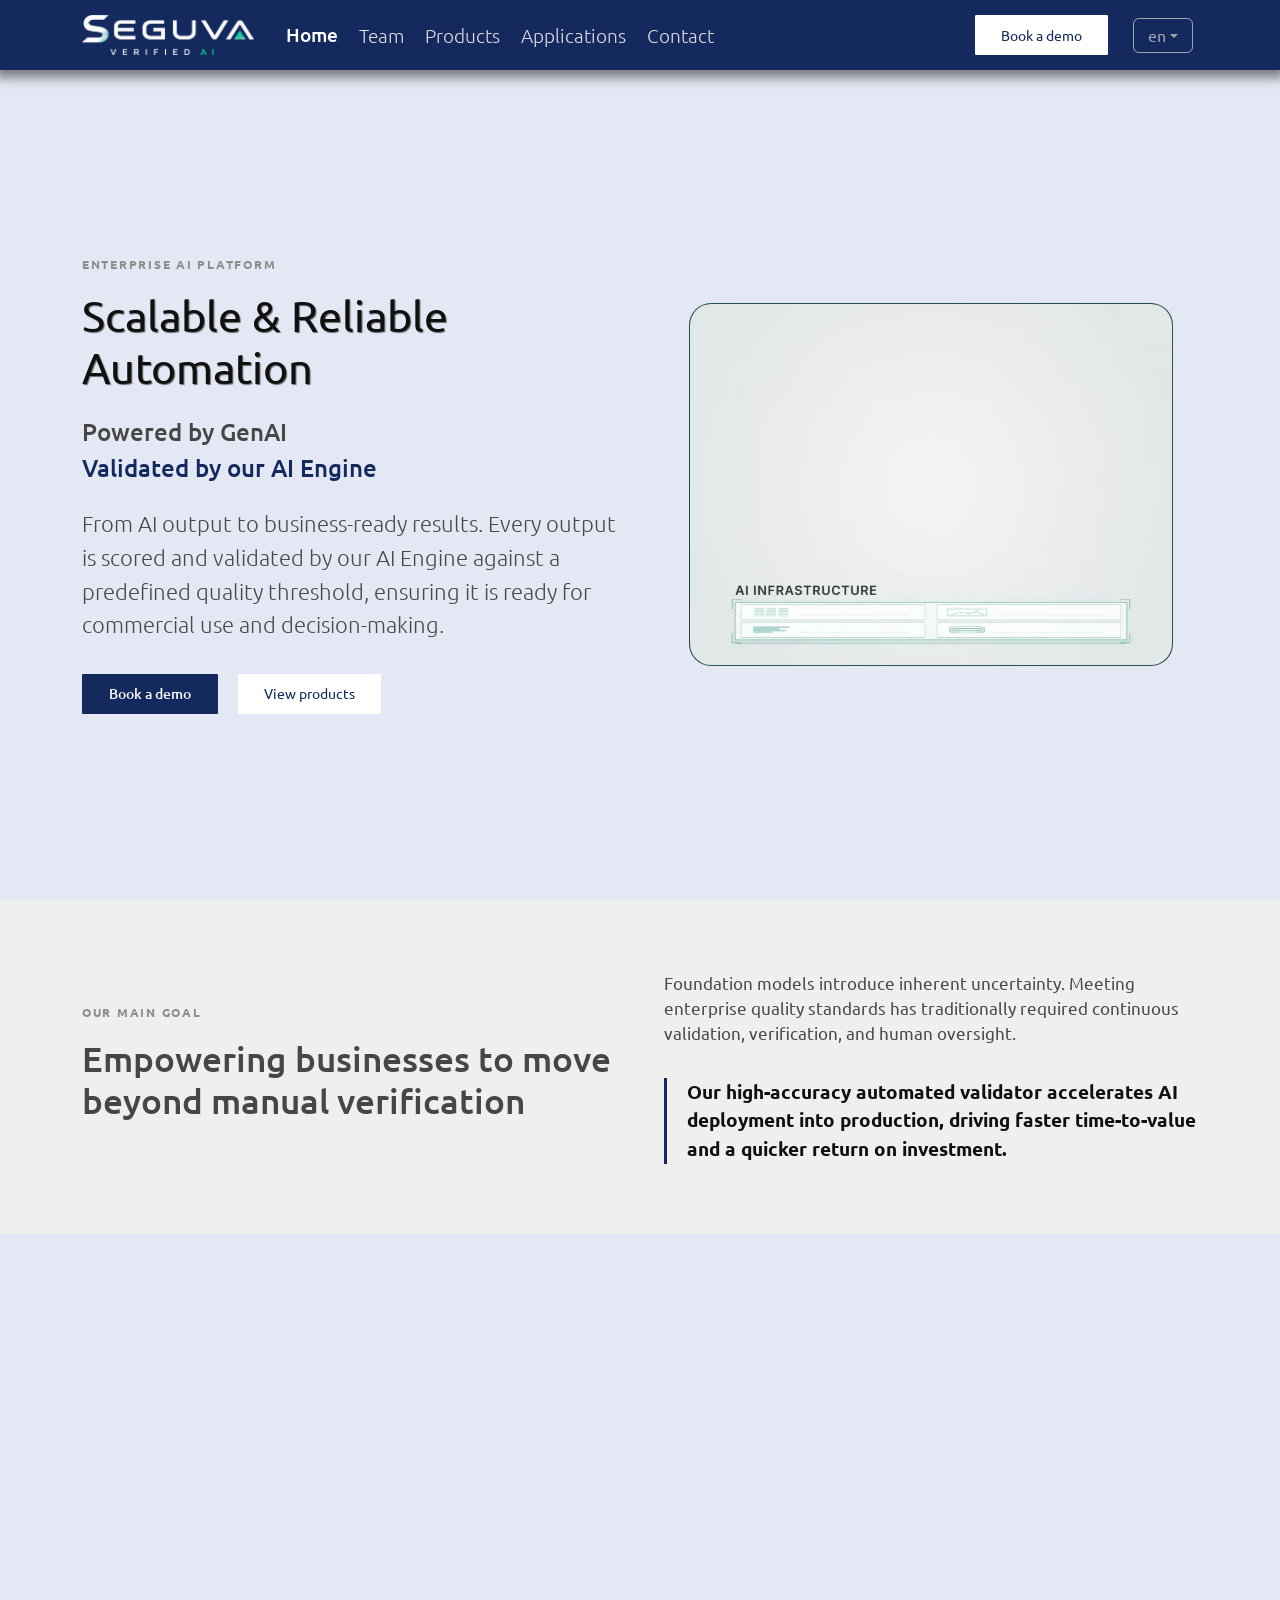
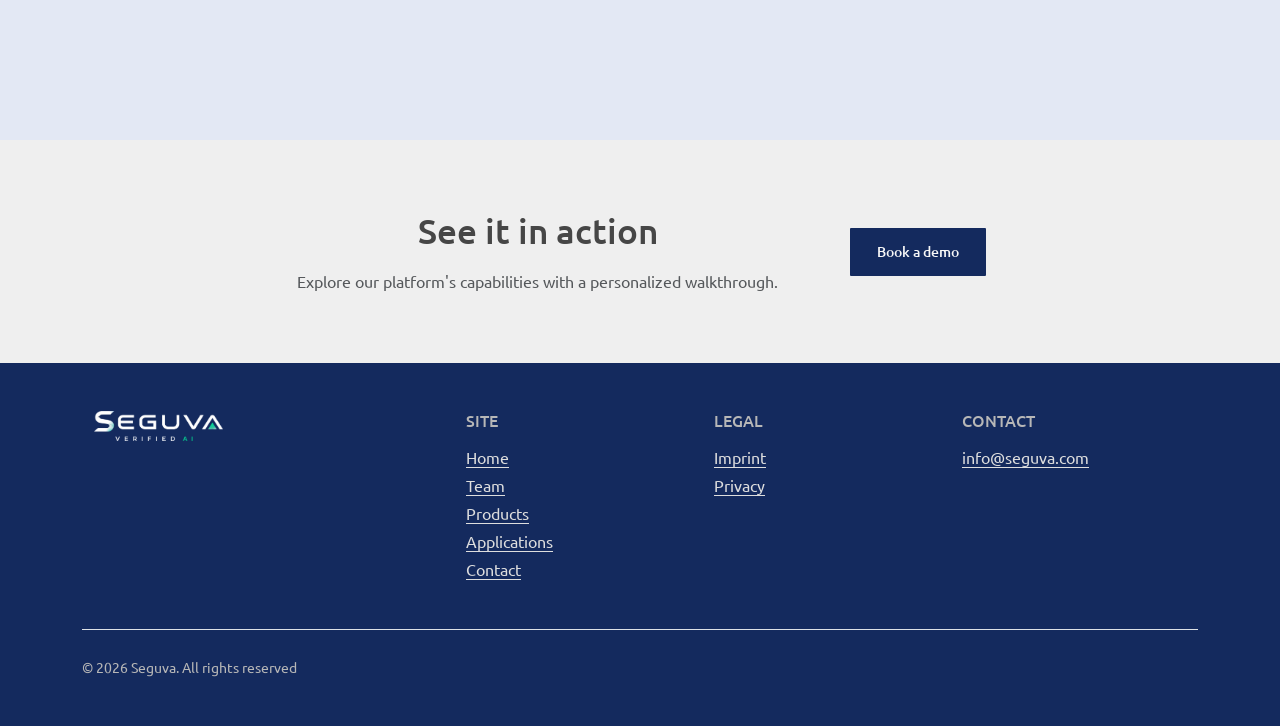
<file: index.html>
<!DOCTYPE html>
<html data-theme="dark" data-lang="en">

<head>
    <meta charset="UTF-8">
    <meta name="viewport" content="width=device-width, initial-scale=1.0">

    <title>SEGUVA | Welcome</title>
    <meta name="description" content="Discover SEGUVA's enterprise AI solutions and VIA, our platform for intelligent content automation and scalable business workflows.">
    <meta name="keywords" content="enterprise AI, AI automation, business process automation, künstliche Intelligenz Unternehmen, KI Automatisierung, Automatisierung von Geschäftsprozessen">
    <link rel="canonical" href="https://seguva.com/">

    <!-- Favicon -->
    <link rel="icon" type="image/png" href="/assets/img/logos/logo_01.png" />
    <!-- Bootstrap -->
    <link rel="stylesheet" href="assets/vendor/bootstrap/bootstrap.min.css">
    <!-- Loading attribute values for theme -->
    <script src="assets/js/theme.js"></script>
    <!-- stylesheet -->
    <link rel="stylesheet" href="assets/css/main.css">

    <!-- OPEN GRAPH: LINK PREVIEW -->
    <meta property="og:type" content="website">
    <meta property="og:site_name" content="SEGUVA">
    <meta property="og:title" content="SEGUVA | Enterprise AI Automation">
    <meta property="og:description" content="Scalable and reliable AI automation with intelligent validation for production-ready results.">
    <meta property="og:url" content="https://flexirexi.github.io/seguva_presence/">
    <meta property="og:image" content="https://flexirexi.github.io/seguva_presence/assets/img/logos/og-preview.png">
    <meta property="og:image:width" content="1200">
    <meta property="og:image:height" content="630">
    <meta property="og:locale" content="en_US">

    <!-- X / Twitter Card -->
    <meta name="twitter:card" content="summary_large_image">

    <!-- GEO for AI -->
    <script type="application/ld+json">
        {
            "@context": "https://schema.org",
            "@type": "Organization",
            "name": "SEGUVA GmbH",
            "url": "https://seguva.com/"
        }
    </script>
</head>

<body>
    <nav class="navbar navbar-expand-lg  fixed-top navbar-dark">
        <div class="container ">
            <div class="nav-inner-container d-flex ">
                <a class="navbar-brand d-flex align-items-center" href="index.html">
                    <img src="assets/img/logos/seguva-logo-gb-none.png" alt="Seguva Logo" height="40" class="me-2">
                </a>
                <button class="navbar-toggler ms-auto" type="button" data-bs-toggle="collapse"
                    data-bs-target="#navbarNav">
                    <span class="navbar-toggler-icon"></span>
                </button>
            </div>
            <div class="collapse navbar-collapse" id="navbarNav">
                <ul class="navbar-nav ">
                    <li class="nav-item"><a class="nav-link" href="index.html"
                            style="color: #ffffff; font-weight:450;" data-lang="tNavHome">Home</a></li>
                    <li class="nav-item"><a data-lang="tNavTeam" class="nav-link" href="team.html">Team</a></li>
                    <li class="nav-item"><a data-lang="tNavProduct" class="nav-link" href="product.html">Product</a></li>
                    <li class="nav-item dropdown">
                        <a
                            data-lang="tNavApps"
                            class="nav-link"
                            href="#"
                            id="applicationsDropdown"
                            role="button"
                            data-bs-toggle="dropdown"
                            aria-expanded="false">
                            Applications
                        </a>
                        <ul class="dropdown-menu " aria-labelledby="applicationsDropdown" id="navApplicationsMenu">
                            <li><a class="dropdown-item" href="applications.html" data-lang="tNavAppsMenu">Overview</a></li>
                        </ul>
                    </li>
                    <li class="nav-item"><a data-lang="tNavContact" class="nav-link" href="contact.html">Contact</a></li>
                </ul>
                <ul class="navbar-nav ms-auto align-items-center">
                    <li class="nav-item">
                        <a id="btContactDesktop" href="contact.html" class="btn btn-secondary"
                            data-lang="tNavBtnContact">Book a demo</a>
                    </li>
                    <li class="nav-item d-none">
                        <button class="toggle btn btn-outline-light" id="theme-toggle ">
                            <img src="assets/img/icons/fa-sun-solid-full-light.svg" alt="" width="23" height="23"></img>
                        </button>
                    </li>
                    <li class="nav-item dropdown">
                        <button class="btn btn-outline-light toggle dropdown-toggle" type="button"
                            data-bs-toggle="dropdown" aria-expanded="false" id="language-toggle">
                            en
                        </button>
                        <ul 
                            class="dropdown-menu dropdown-menu-end" 
                            aria-labelledby="language-toggle"
                            id="language-menu">
                        </ul>
                    </li>
                </ul>
            </div>
        </div>
    </nav>

    <main id="main">
        <section id="homeSection" class="hero bg2" aria-labelledby="hero-title">
            <div class="container two-column">
                <div class="hero-copy" data-animate="fade-up">
                    <p class="eyebrow" data-lang="tHomeHeadingEyebrow">Enterprise AI platform</p>
                    <h1 id="hero-title" class="mb-4"  data-lang="tHomeHeadingTitle">
                        Scalable &amp; Reliable Automation
                    </h1>
                    <h4 data-lang="tHomeHeadingSubTitle1">Powered by GenAI</h4>
                    <h4 data-lang="tHomeHeadingSubTitle2" class="text-color-accent mb-4">Validated by our Engine</h4>
                    <p class="lead" data-lang="tHomeHeadingText">
                        Turn any image into a production-ready commercial asset. Every
                        output is scored by our own AI validation engine before it reaches
                        you, and 97% of all input passed is guaranteed to get a
                        ready-to-use output.
                    </p>
                    <div class="button-row">
                        <a href="contact.html" class="btn btn-primary me-2"  data-lang="tHomeHeadingBtnContact">Book a demo</a>
                        <a href="product.html" class="btn btn-secondary" data-lang="tHomeHeadingBtnProduct">See our Product</a>
                    </div>
                </div>
                <section class="ai-demo" aria-label="AI product validation process">
                    <div class="ai-demo__stage" role="img" aria-label="An input product is scanned, validated by AI and transformed into four output assets.">
                        <video autoplay muted loop playsinline class="mt-auto mb-auto w-100">
                            <source src="assets/img/site_index_animation/seguva_Home_light_compr.webm">
                        </video>
                    </div>
                </section>
            </div>
        </section>

        
        <section aria-labelledby="goal-title">
            <div class="container two-column " data-animate="fade-up">
                <div id="homeGoalLeft" class="">
                    <p class="eyebrow" data-lang="tHomeGoalEyebrow">Our main goal</p>
                    <h2 id="goal-title" data-lang="tHomeGoalTitle">Enabling clients to overcome the manual verification trap</h2>
                </div>
                <div id="homeGoalRight" class="prose max80">
                    <p  data-lang="tHomeGoalText">
                        Foundational models are probabilistic, hence, entire teams are
                        required to ensure enterprise quality standards are met.
                    </p>
                    <blockquote data-lang="tHomeGoalQuote">
                        With our automated high-accuracy gatekeeper, AI implementations
                        move swiftly to production, delivering a faster return on
                        investment.
                    </blockquote>
                </div>
            </div>
        </section>

        <section class="bg2" aria-labelledby="next-title">
            <div class="container">
                <div class="section-heading" data-animate="fade-up">
                    <!-- <p class="eyebrow">Where to go next</p> -->
                    <h2 id="next-title" data-lang="tHomeInsightsTitle">3 insights worth two minutes</h2>
                </div>

                <ul class="card-grid list-unstyled" role="list">
                    <li>
                        <article class="card card-dark" data-animate="fade-up">
                            <a href="team.html">
                                <div class="d-flex mb-4">
                                    <div class="d-flex align-items-center me-auto">
                                        <h3 class="mb-0"  data-lang="tHomeInsights1Title">Who we are</h3>
                                    </div>
                                    <div class="icon-container">
                                        <img src="assets/img/icons/team-dark.svg" alt="icon for our strategy">
                                    </div>
                                </div>
                                <p data-lang="tHomeInsights1Text">Applied neural-network an AI academic research 15+ years
                                    before the hype, paired with financial and commercial
                                    execution experience.
                                </p>
                                <span class="card-dark-link mt-auto mb-2" data-lang="tHomeInsights1Link">Meet the team →</span>
                            </a>
                        </article>
                    </li>
                    <li>
                        <article class="card card-dark" data-animate="fade-up">
                            <a href="product.html">
                                <div class="d-flex mb-4">
                                    <div class="d-flex align-items-center me-auto">
                                        <h3 class="mb-0" data-lang="tHomeInsights2Title">Our Product</h3>
                                    </div>
                                    <div class="icon-container">
                                        <img src="assets/img/icons/ai-product.svg" alt="icon for our product">
                                    </div>
                                </div>
                                <p data-lang="tHomeInsights2Text">A tailored platform your own team runs independently, with
                                    dynamic model routing and our proprietary validator scoring
                                    every single output.
                                </p>
                                <span class="card-dark-link mt-auto mb-2" data-lang="tHomeInsights2Link">Learn about our product →</span>
                            </a>
                        </article>
                    </li>
                    <li>
                        <article class="card card-dark" data-animate="fade-up">
                            <a href="applications.html">
                                <div class="d-flex mb-4">
                                    <div class="d-flex align-items-center me-auto">
                                        <h3 class="mb-0"  data-lang="tHomeInsights3Title">Applications</h3>
                                    </div>
                                    <div class="icon-container p-2">
                                        <img src="assets/img/icons/stack-dark.svg" alt="icon for our apps">
                                    </div>
                                </div>
                                <p data-lang="tHomeInsights3Text">
                                    Industry configurations for medicine, fashion and e-commerce -
                                    and for every business that depends on image quality and processing.
                                </p>
                                <span class="card-dark-link mt-auto mb-2" data-lang="tHomeInsights3Link">Explore applications →</span>
                            </a>
                        </article>
                    </li>
                </ul>
            </div>
        </section>

        <section>
            <div class="container row align-items-center">
                <header class="col-md-8 col-lg-8 text-center text-md-end pe-md-5">
                    <div class="text-center d-inline-block ">
                        <h2 data-lang="tCTATitle">See it in action</h2>
                        <p class="mt-3 mb-0 text-muted" data-lang="tCTASubTitle">
                            Explore our platform's capabilities with a personalized walkthrough:
                        </p>
                    </div>
                </header>
                <div class="col-md-4 col-lg-4 text-center text-md-start mt-4 mt-md-0 ps-4">
                    <a id="homeCTAButton" href="contact.html" class="btn btn-primary " data-lang="tCTABtnContact">
                        Book a demo
                    </a>
                </div>
            </div>
        </section>
    </main>

    <footer class="py-5">
        <div class="container">
            <div class="row gy-4 mx-3 mx-lg-0">
                <div class="col-12 col-md-3 col-lg-4">
                    <div>
                        <a class="" href="index.html">
                            <img src="assets/img/logos/seguva-logo-gb-none.png" alt="Seguva footer Logo" height="30" class="me-2">
                        </a>  
                    </div>
                    <button class="btn btn-outline-light toggle mt-4 d-none" type="button" id="theme-toggle">
                        <img class="w-100 h-100" src="assets/img/icons/fa-sun-solid-full-light2.svg" alt="sun icon"> 
                    </button>
                </div>
                <div class="col-6 col-md col-lg" aria-label="Site navigation">
                    <h3 class="h6 text-uppercase" data-lang="tFooterCol1Title">Site</h3>
                    <ul class="list-unstyled mb-0">
                        <li class="mb-1"><a href="index.html" data-lang="tNavHome">Home</a></li>
                        <li class="mb-1"><a href="team.html" data-lang="tNavTeam">Team</a></li>
                        <li class="mb-1"><a href="product.html" data-lang="tNavProduct">Product</a></li>
                        <li class="mb-1"><a href="applications.html" data-lang="tNavApps">Applications</a></li>
                        <li><a href="contact.html" data-lang="tNavContact">Contact</a></li>
                    </ul>
                </div>
                <div class="col-6 col-md col-lg" aria-label="Legal navigation">
                    <h3 class="h6 text-uppercase" data-lang="tFooterCol2Title">Legal</h3>
                    <ul class="list-unstyled mb-0">
                        <li class="mb-1"><a href="imprint.html" data-lang="tFooterImprint">Imprint</a></li>
                        <li class="mb-1"><a href="privacy.html" data-lang="tFooterPrivacy">Privacy</a></li>
                        <li><a href="agbs.html" data-lang="tFooterAGB">Terms & Conditions</a></li>
                    </ul>
                </div>
                <div class="col-12 col-md col-lg">
                    <h3 class="h6 text-uppercase"  data-lang="tFooterCol3Title">Contact</h3>
                    <a href="mailto:info@seguva.com" data-lang="tFooterCol3Email">info@seguva.com</a>
                </div>
            </div>
            <div class="border-top mt-5 pt-4 mx-3 mx-lg-0 text-center text-md-start">
                <small data-lang="tFooterCopyright">© 2026 Seguva. All rights reserved.</small>
            </div>
        </div>
    </footer>

    <script src="assets/vendor/bootstrap/bootstrap.bundle.min.js"></script>
    <script src="assets/js/lang.js"></script>
</body>

</html>
</file>
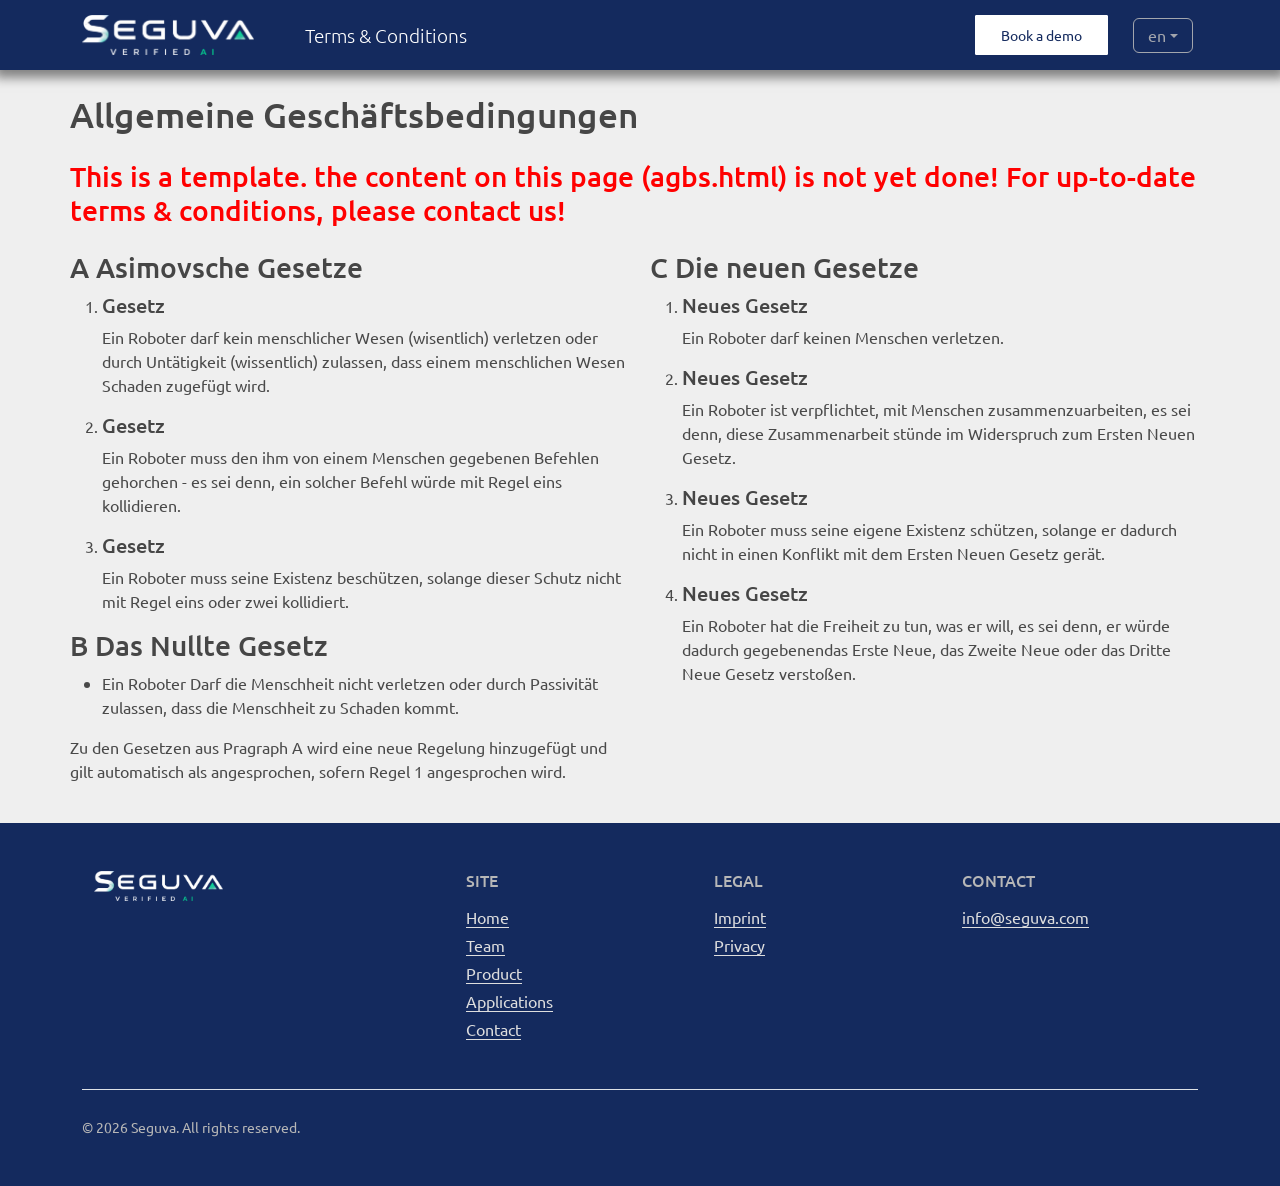
<file: agbs.html>
<!DOCTYPE html>
<html data-theme="dark" data-lang="en">

<head>
    <meta charset="UTF-8">
    <meta name="viewport" content="width=device-width, initial-scale=1.0">

    <title>SEGUVA | Terms & Conditions</title>
    <meta name="description" content="Read the general terms and conditions of SEGUVA GmbH for information about the contractual terms governing our services.">
    <meta name="keywords" content="SEGUVA terms and conditions, SEGUVA AGB, allgemeine Geschäftsbedingungen">
    <link rel="canonical" href="https://seguva.com/agbs.html">

    <!-- Open Graph -->
    <meta property="og:type" content="website">
    <meta property="og:site_name" content="SEGUVA">
    <meta property="og:title" content="SEGUVA | Terms & Conditions">
    <meta property="og:description" content="Read the general terms and conditions of SEGUVA GmbH for information about the contractual terms governing our services.">
    <meta property="og:url" content="https://seguva.com/agbs.html">
    <meta property="og:image" content="https://seguva.com/assets/img/og-preview.jpg">

    <!-- ttwitter/x -->
    <meta name="twitter:card" content="summary_large_image">
    <meta name="twitter:title" content="SEGUVA | Terms & Conditions">
    <meta name="twitter:description" content="Read the general terms and conditions of SEGUVA GmbH for information about the contractual terms governing our services.">
    <meta name="twitter:image" content="https://seguva.com/assets/img/og-preview.jpg">

    <!-- Favicon -->
    <link rel="icon" type="image/png" href="/assets/img/logos/logo_01.png" />
    <!-- Bootstrap -->
    <link rel="stylesheet" href="assets/vendor/bootstrap/bootstrap.min.css">
    <!-- Loading attribute values for theme -->
    <script src="assets/js/theme.js"></script>
    <!-- stylesheet -->
    <link rel="stylesheet" href="assets/css/main.css">
</head>

<body>
    <nav class="navbar navbar-expand-lg  fixed-top navbar-dark">
        <div class="container ">
            <div class="nav-inner-container d-flex ">
                <a class="navbar-brand d-flex align-items-center" href="index.html">
                    <img src="assets/img/logos/seguva-logo-gb-none.png" alt="Seguva Logo" height="40" class="me-2">
                </a>
                <button class="navbar-toggler ms-auto" type="button" data-bs-toggle="collapse"
                    data-bs-target="#navbarNav">
                    <span class="navbar-toggler-icon"></span>
                </button>
            </div>
            <div class="collapse navbar-collapse" id="navbarNav">
                <ul class="navbar-nav ">
                    <li class="ms-4">
                        <span id="imprintHeader" class="" href="index.html" data-lang="tAGBHeader">Privacy</span>
                    </li>
                </ul>
                <ul class="navbar-nav ms-auto align-items-center">
                    <li class="nav-item">
                        <a id="btContactDesktop" href="contact.html" class="btn btn-secondary"
                            data-lang="tNavBtnContact">Book a demo</a>
                    </li>
                    <li class="nav-item d-none">
                        <button class="toggle btn btn-outline-light" id="theme-toggle ">
                            <img src="assets/img/icons/fa-sun-solid-full-light.svg" alt="" width="23" height="23"></img>
                        </button>
                    </li>
                    <li class="nav-item dropdown">
                        <button class="btn btn-outline-light toggle dropdown-toggle" type="button"
                            data-bs-toggle="dropdown" aria-expanded="false" id="language-toggle">
                            en
                        </button>
                        <ul 
                            class="dropdown-menu dropdown-menu-end" 
                            aria-labelledby="language-toggle"
                            id="language-menu">
                        </ul>
                    </li>
                </ul>
            </div>
        </div>
    </nav>

    <main id="main" class="container px-3 px-lg-0">
        <div class="py-4">
            <h2 class="mb-4">Allgemeine Geschäfts&shy;bedingungen</h2>
            <h3 class="mb-4" style="color:red;">This is a template. the content on this page (agbs.html) is not yet done! For up-to-date terms & conditions, please contact us!</h3>
        
            <div class="imprint-grid">
                <div class="imprint-left">
                    <div aria-label="paragraph 1">
                        <h3>A Asimovsche Gesetze</h3>
                        <ol>
                            <li>
                                <h5>Gesetz</h5>
                                <p>
                                    Ein Roboter darf kein menschlicher Wesen (wisentlich) verletzen oder 
                                    durch Untätigkeit (wissentlich) zulassen, dass einem menschlichen Wesen 
                                    Schaden zugefügt wird.
                                </p>
                            </li>
                            <li>
                                <h5>Gesetz</h5>
                                <p>
                                    Ein Roboter muss den ihm von einem Menschen gegebenen Befehlen gehorchen - 
                                    es sei denn, ein solcher Befehl würde mit Regel eins kollidieren.
                                </p>
                            </li>
                            <li>
                                <h5>Gesetz</h5>
                                <p>
                                    Ein Roboter muss seine Existenz beschützen, solange dieser Schutz nicht mit 
                                    Regel eins oder zwei kollidiert.
                                </p>
                            </li>
                        </ol>
                    </div>
                    <div aria-label="paragraph 2">
                        <h3>B Das Nullte Gesetz</h3>
                        <ul>
                            <li>
                                Ein Roboter Darf die Menschheit nicht verletzen oder durch Passivität 
                                zulassen, dass die Menschheit zu Schaden kommt.
                            </li>
                        </ul>
                        <p>
                            Zu den Gesetzen aus Pragraph A wird eine neue Regelung hinzugefügt und gilt automatisch
                            als angesprochen, sofern Regel 1 angesprochen wird.
                        </p>
                    </div>
                </div>

                <div class="imprint-right">
                    <div aria-label="paragraph 3">
                        <h3>C Die neuen Gesetze</h3>
                        <ol>
                            <li>
                                <h5>Neues Gesetz</h5>
                                <p>
                                    Ein Roboter darf keinen Menschen verletzen.
                                </p>
                            </li>
                            <li>
                                <h5>Neues Gesetz</h5>
                                <p>
                                    Ein Roboter ist verpflichtet, mit Menschen zusammenzuarbeiten, es sei denn, 
                                    diese Zusammenarbeit stünde im Widerspruch zum Ersten Neuen Gesetz.
                                </p>
                            </li>
                            <li>
                                <h5>Neues Gesetz</h5>
                                <p>
                                    Ein Roboter muss seine eigene Existenz schützen, solange er dadurch nicht in einen Konflikt
                                    mit dem Ersten Neuen Gesetz gerät.
                                </p>
                            </li>
                            <li>
                                <h5>Neues Gesetz</h5>
                                <p>
                                    Ein Roboter hat die Freiheit zu tun, was er will, es sei denn, er würde dadurch gegebenendas 
                                    Erste Neue, das Zweite Neue oder das Dritte Neue Gesetz verstoßen.
                                </p>
                            </li>
                        </ol>
                    </div>
                </div>
            </div>
        </div>
    </main>

    <footer class="py-5">
        <div class="container">
            <div class="row gy-4 mx-3 mx-lg-0">
                <div class="col-12 col-md-3 col-lg-4">
                    <div>
                        <a class="" href="index.html">
                            <img src="assets/img/logos/seguva-logo-gb-none.png" alt="Seguva footer Logo" height="30" class="me-2">
                        </a>  
                    </div>
                    <button class="btn btn-outline-light toggle mt-4 d-none" type="button" id="theme-toggle">
                        <img class="w-100 h-100" src="assets/img/icons/fa-sun-solid-full-light2.svg" alt="sun icon"> 
                    </button>
                </div>
                <div class="col-6 col-md col-lg" aria-label="Site navigation">
                    <h3 class="h6 text-uppercase" data-lang="tFooterCol1Title">Site</h3>
                    <ul class="list-unstyled mb-0">
                        <li class="mb-1"><a href="index.html" data-lang="tNavHome">Home</a></li>
                        <li class="mb-1"><a href="team.html" data-lang="tNavTeam">Team</a></li>
                        <li class="mb-1"><a href="product.html" data-lang="tNavProducts">Product</a></li>
                        <li class="mb-1"><a href="applications.html" data-lang="tNavApps">Applications</a></li>
                        <li><a href="contact.html" data-lang="tNavContact">Contact</a></li>
                    </ul>
                </div>
                <div class="col-6 col-md col-lg" aria-label="Legal navigation">
                    <h3 class="h6 text-uppercase" data-lang="tFooterCol2Title">Legal</h3>
                    <ul class="list-unstyled mb-0">
                        <li class="mb-1"><a href="imprint.html" data-lang="tFooterImprint">Imprint</a></li>
                        <li class="mb-1"><a href="privacy.html" data-lang="tFooterPrivacy">Privacy</a></li>
                        <li><a href="agbs.html" data-lang="tFooterAGB">Terms & Conditions</a></li>
                    </ul>
                </div>
                <div class="col-12 col-md col-lg">
                    <h3 class="h6 text-uppercase"  data-lang="tFooterCol3Title">Contact</h3>
                    <a href="mailto:info@seguva.com">info@seguva.com</a>
                </div>
            </div>
            <div class="border-top mt-5 pt-4 mx-3 mx-lg-0 text-center text-md-start">
                <small>© 2026 Seguva. All rights reserved.</small>
            </div>
        </div>
    </footer>

    <script src="assets/vendor/bootstrap/bootstrap.bundle.min.js"></script>
    <script src="assets/js/lang.js" defer></script>
</body>

</html>
</file>
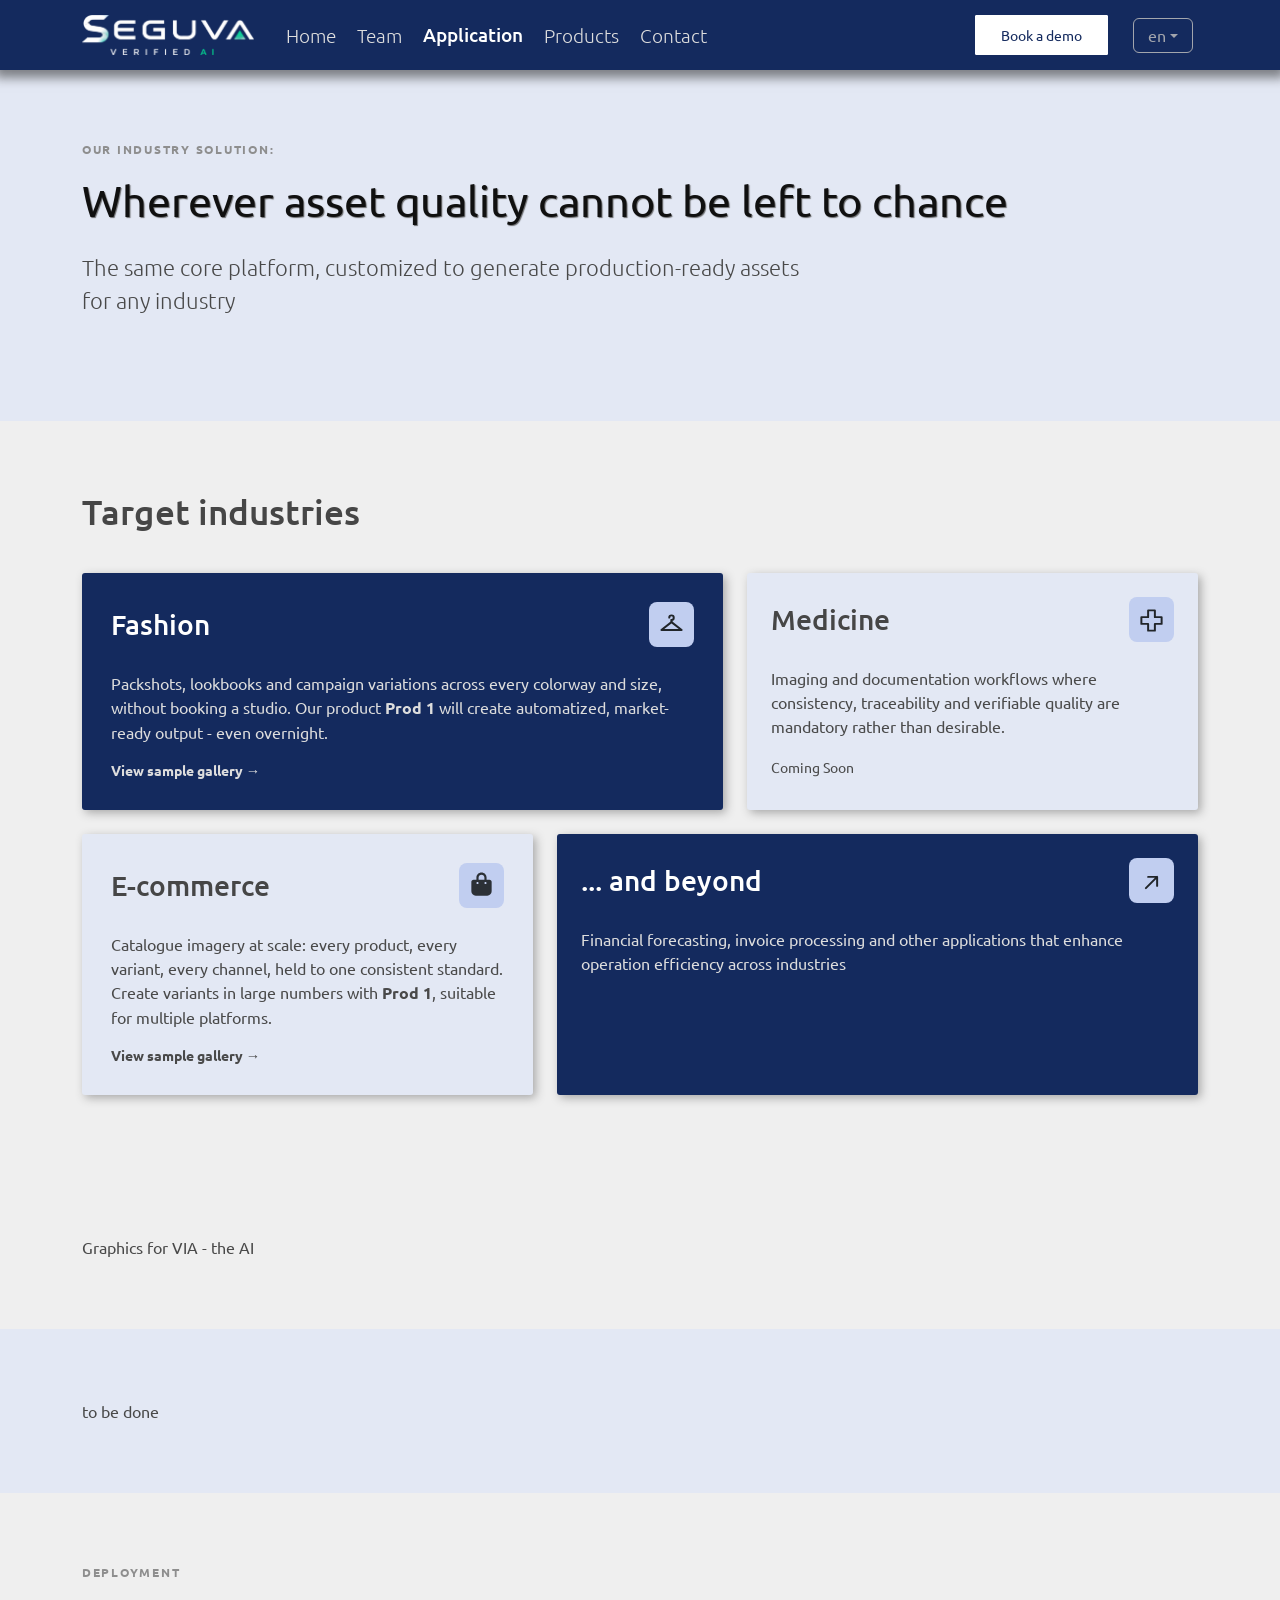
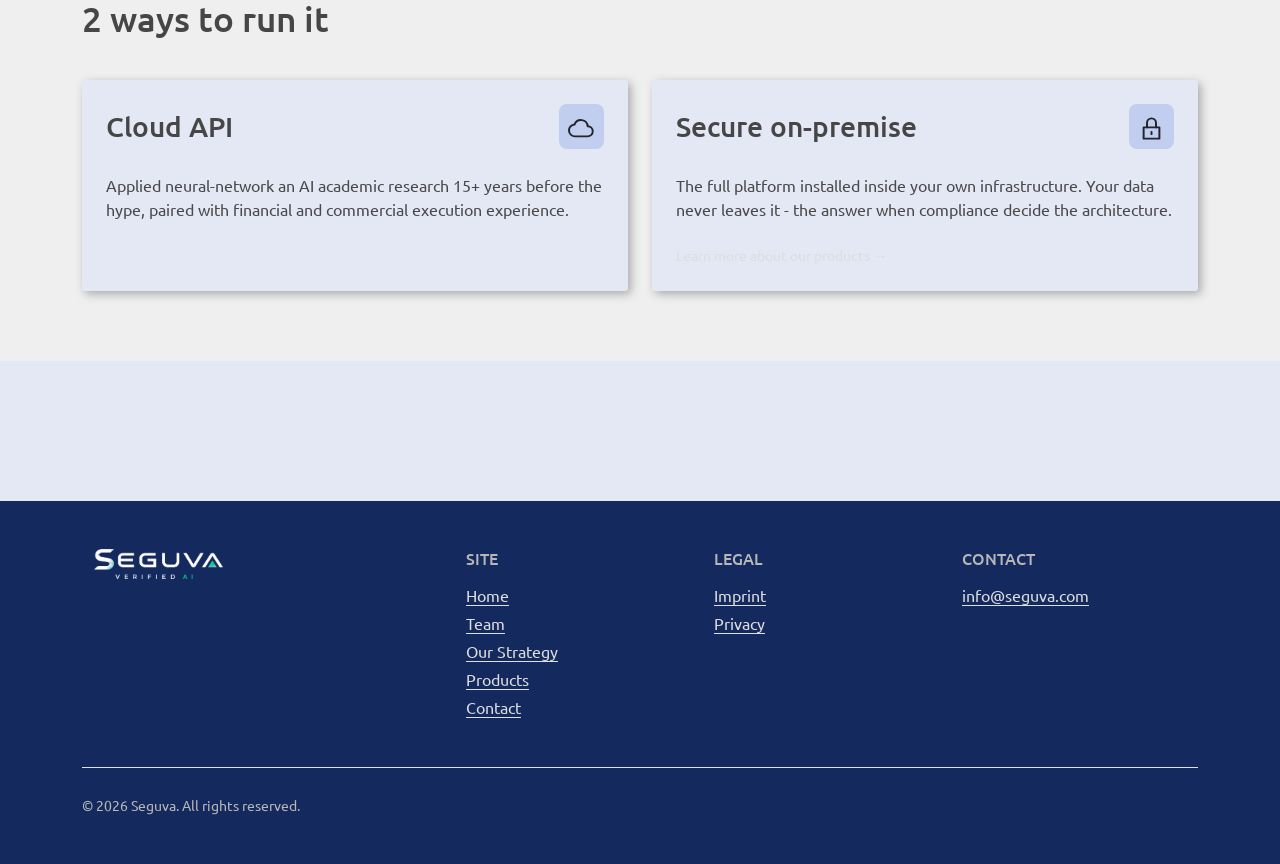
<file: application.html>
<!DOCTYPE html>
<html data-theme="dark" data-lang="en">

<head>
    <meta charset="UTF-8">
    <meta name="viewport" content="width=device-width, initial-scale=1.0">
    <title>SEGUVA - Products</title>
    <!-- Favicon -->
    <link rel="icon" type="image/png" href="/assets/img/logos/logo_01.png" />
    <!-- Bootsrap -->
    <link href="https://cdn.jsdelivr.net/npm/bootstrap@5.3.0/dist/css/bootstrap.min.css" rel="stylesheet">
    <!-- stylesheet -->
    <link rel="stylesheet" href="assets/css/main.css">
</head>

<body>
    <nav class="navbar navbar-expand-lg  fixed-top navbar-dark">
        <div class="container ">
            <div class="nav-inner-container d-flex ">
                <a class="navbar-brand d-flex align-items-center" href="index.html">
                    <img src="assets/img/logos/seguva-logo-gb-none.png" alt="Seguva Logo" height="40" class="me-2">
                </a>
                <button class="navbar-toggler ms-auto" type="button" data-bs-toggle="collapse"
                    data-bs-target="#navbarNav">
                    <span class="navbar-toggler-icon"></span>
                </button>
            </div>
            <div class="collapse navbar-collapse" id="navbarNav">
                <ul class="navbar-nav ">
                    <li class="nav-item"><a class="nav-link" href="index.html" data-lang="tNavHome">Home</a></li>
                    <li class="nav-item"><a data-lang="tNavTeam" class="nav-link" href="team.html">Team</a></li>
                    <li class="nav-item"><a data-lang="tNavApplication" class="nav-link" href="application.html"
                        style="color: #ffffff; font-weight:450;" >Application</a>
                    </li>
                    <li class="nav-item dropdown">
                        <a
                            data-lang="tNavProducts"
                            class="nav-link"
                            href="#"
                            id="productsDropdown"
                            role="button"
                            data-bs-toggle="dropdown"
                            aria-expanded="false">
                            Products
                        </a>
                        <ul class="dropdown-menu " aria-labelledby="productsDropdown" id="navProductsMenu">
                            <li><a class="dropdown-item" href="product1.html" data-lang="tProduct1Name">Product 1</a></li>
                        </ul>
                    </li>
                    <li class="nav-item"><a data-lang="tNavContact" class="nav-link" href="contact.html">Contact</a></li>
                </ul>
                <ul class="navbar-nav ms-auto align-items-center">
                    <li class="nav-item">
                        <a id="btContactDesktop" href="contact.html" class="btn btn-secondary"
                            data-lang="tNavBtnContact">Book a demo</a>
                    </li>
                    <li class="nav-item d-none">
                        <button class="toggle btn btn-outline-light" id="theme-toggle ">
                            <img src="assets/img/icons/fa-sun-solid-full-light.svg" alt="" width="23" height="23"></img>
                        </button>
                    </li>
                    <li class="nav-item dropdown">
                        <button class="btn btn-outline-light toggle dropdown-toggle" type="button"
                            data-bs-toggle="dropdown" aria-expanded="false" id="language-toggle">
                            en
                        </button>
                        <ul 
                            class="dropdown-menu dropdown-menu-end" 
                            aria-labelledby="language-toggle"
                            id="language-menu">
                        </ul>
                    </li>
                </ul>
            </div>
        </div>
    </nav>

    <main id="main">
        <section class="hero bg2" aria-labelledby="hero-title">
            <div class="container" data-animate="fade-up">
                <p class="eyebrow" data-lang="tAppHeadingEyebrow">OUR INDUSTRY SOLUTION:</p>
                <h1 class="mb-4" data-lang="tAppHeadingTitle">
                    Wherever asset quality cannot be left to chance
                </h1>
                <p class="lead">
                    The same core platform, customized to generate 
                    production-ready assets for any industry
                </p>
            </div>
        </section>

        <section class="bg1" aria-labelledby="next-title">
            <div class="container">
                <div class="section-heading" data-animate="fade-up">
                    <h2 id="next-title" data-lang="tTargetIndTitle">
                        Target industries
                    </h2>
                </div>
                <div class="row g-4">
                    <!-- Card 1 -->
                    <div class="col-12 col-md-6 col-lg-7">
                        <article class="card card-dark h-100" data-animate="fade-up">
                            <a href="product1.html" class="h-100">
                                <div class="d-flex mb-4">
                                    <div class="d-flex align-items-center me-auto">
                                        <h3 class="mb-0" data-lang="tTargetInd1Title">Fashion</h3>
                                    </div>
                                    <div class="icon-container">
                                        <img
                                            src="assets/img/icons/fashion-dark.svg"
                                            alt="team icon">
                                    </div>
                                </div>
                                <p data-lang="tTargetInd1Text" class="fs-md-5-custom ">
                                    Packshots, lookbooks and campaign variations across every colorway 
                                    and size, without booking a studio. Our product <b><span data-lang="tProduct1Name">Prod 1</span></b> 
                                    will create automatized, market-ready output - even overnight.
                                </p>
                                <span class="card-dark-link" data-lang="tTargetInd1Link"><b>View sample gallery →</b></span>
                            </a>
                        </article>
                    </div>

                    <!-- Card 2 -->
                    <div class="col-12 col-md-6 col-lg-5">
                        <article class="card" data-animate="fade-up">
                            <div class="h-100 p-4">
                                <div class="d-flex mb-4">
                                    <div class="d-flex align-items-center me-auto">
                                        <h3 class="mb-0" data-lang="tTargetInd2Title">Medicine</h3>
                                    </div>
                                    <div class="icon-container">
                                        <img
                                            src="assets/img/icons/medicine.svg"
                                            alt="stack icon">
                                    </div>
                                </div>
                                <p data-lang="tTargetInd2Text" class="fs-md-5-custom">
                                    Imaging and documentation workflows where 
                                    consistency, traceability and verifiable quality 
                                    are mandatory rather than desirable.
                                </p>
                                <span class="mt-2 card-link" data-lang="tTargetInd2Link">Coming Soon</span>
                            </div>
                        </article>
                    </div>

                    <!-- Card 3 -->
                    <div class="col-12 col-md-6 col-lg-5">
                        <article class="card h-100" data-animate="fade-up">
                            <a href="product1.html" class="h-100">
                                <div class="d-flex mb-4">
                                    <div class="d-flex align-items-center me-auto">
                                        <h3 class="mb-0" data-lang="tTargetInd3Title">E-commerce</h3>
                                    </div>
                                    <div class="icon-container p-2">
                                        <img
                                            src="assets/img/icons/shopping-dark.svg"
                                            alt="AI-product icon">
                                    </div>
                                </div>
                                <p data-lang="tTargetInd3Text" class="fs-md-5-custom">
                                    Catalogue imagery at scale: every product, 
                                    every variant, every channel, held to one 
                                    consistent standard. Create variants in large numbers with 
                                    <b><span data-lang="tProduct1Name">Prod 1</span></b>, suitable for 
                                    multiple platforms.
                                </p>
                                <span class="card-dark-link" data-lang="tTargetInd1Link"><b>View sample gallery →</b></span>
                            </a>
                        </article>
                    </div>
                    <!-- Card 4 -->
                    <div class="col-12 col-md-6 col-lg-7">
                        <article class="card card-dark h-100" data-animate="fade-up">
                            <div href="products.html" class="h-100 p-4">
                                <div class="d-flex mb-4">
                                    <div class="d-flex align-items-center me-auto">
                                        <h3 class="mb-0" data-lang="tTargetInd4Title">... and beyond</h3>
                                    </div>
                                    <div class="icon-container">
                                        <img
                                            src="assets/img/icons/arrow-up-right-dark.svg"
                                            alt="arrow-up-right icon">
                                    </div>
                                </div>
                                <p data-lang="tTargetInd4Text" class="fs-md-5-custom">
                                    Financial forecasting, invoice processing and other applications that 
                                    enhance operation efficiency across industries
                                </p>
                                
                            </div>
                        </article>
                    </div>
                </div>
            </div>
        </section>

        <section aria-labelledby="simulation" class="bg1">
            <div class="container two-column " data-animate="fade-up">
                Graphics for VIA - the AI
            </div>
        </section>

        <section aria-labelledby="simulation" class="bg2">
            <div class="container two-column " data-animate="fade-up">
                to be done
            </div>
        </section>

        <section class="bg1" aria-labelledby="how-to-run">
            <div class="container">
                <div class="section-heading" data-animate="fade-up">
                    <p class="eyebrow" data-lang="tAppRunEyebrow">Deployment</p>
                    <h2 data-lang="tAppRunTitle">2 ways to run it</h2>
                </div>
                <div class="row g-4 justify-content-center">
                    <div class="col-12 col-md-6 ">
                        <article class="card h-100 p-4" data-animate="fade-up">
                            
                                <div class="d-flex mb-4 ">
                                    <div class="d-flex align-items-center me-auto">
                                        <h3 class="mb-0" data-lang="tAppRun1Title">Cloud API</h3>
                                    </div>
                                    <div class="icon-container">
                                        <img
                                            src="assets/img/icons/cloud-dark.svg"
                                            alt="cloud icon">
                                    </div>
                                </div>
                                <p data-lang="tAppRun1Text" class="fs-md-5-custom">
                                    Applied neural-network an AI academic research 15+ years before the 
                                    hype, paired with financial and commercial execution experience.
                                </p>                            
                        </article>
                    </div>

                    <div class="col-12 col-md-6">
                        <article class="card h-100 p-4" data-animate="fade-up">
                            <div class="d-flex mb-4">
                                <div class="d-flex align-items-center me-auto">
                                    <h3 class="mb-0" data-lang="tAppRun2Title">Secure on-premise</h3>
                                </div>
                                <div class="icon-container">
                                    <img
                                        src="assets/img/icons/lock-dark.svg"
                                        alt="">
                                </div>
                            </div>
                            <p data-lang="tAppRun2Text" class="fs-md-5-custom">
                                The full platform installed inside your own infrastructure. 
                                Your data never leaves it - the answer when compliance 
                                decide the architecture.
                            </p>
                            <span class="card-dark-link mt-2" data-lang="tHomeInsights2Link">
                                Learn about our strategy →
                            </span>
                        </article>
                    </div>
                </div>
            </div>
        </section>

        <section aria-labelledby="cta" class="bg2">
            <div class="container two-column " data-animate="fade-up">
                
            </div>
        </section>
    </main>

    <footer class="py-5">
        <div class="container">
            <div class="row gy-4 mx-3 mx-lg-0">
                <div class="col-12 col-md-3 col-lg-4 ">
                    <a class="" href="index.html">
                        <img src="assets/img/logos/seguva-logo-gb-none.png" alt="Seguva footer Logo" height="30" class="me-2">
                    </a>                
                </div>
                <div class="col-6 col-md col-lg" aria-label="Site navigation">
                    <h3 class="h6 text-uppercase" data-lang="tFooterCol1Title">Site</h3>
                    <ul class="list-unstyled mb-0">
                        <li class="mb-1"><a href="index.html" data-lang="tNavHome">Home</a></li>
                        <li class="mb-1"><a href="about.html" data-lang="tNavTeam">Team</a></li>
                        <li class="mb-1"><a href="strategy.html" data-lang="tNavStrategy">Our Strategy</a></li>
                        <li class="mb-1"><a href="products.html" data-lang="tNavProducts">Products</a></li>
                        <li><a href="contact.html" data-lang="tNavContact">Contact</a></li>
                    </ul>
                </div>
                <div class="col-6 col-md col-lg" aria-label="Legal navigation">
                    <h3 class="h6 text-uppercase" data-lang="tFooterCol2Title">Legal</h3>
                    <ul class="list-unstyled mb-0">
                        <li class="mb-1"><a href="imprint.html" data-lang="tFooterImprint">Imprint</a></li>
                        <li><a href="privacy.html" data-lang="tFooterPrivacy">Privacy</a></li>
                    </ul>
                </div>
                <div class="col-12 col-md col-lg">
                    <h3 class="h6 text-uppercase"  data-lang="tFooterCol3Title">Contact</h3>
                    <a href="mailto:info@seguva.com">info@seguva.com</a>
                </div>
            </div>
            <div class="border-top mt-5 pt-4 mx-3 mx-lg-0 text-center text-md-start">
                <small>© 2026 Seguva. All rights reserved.</small>
            </div>
        </div>
    </footer>

    <script src="https://cdn.jsdelivr.net/npm/bootstrap@5.3.0/dist/js/bootstrap.bundle.min.js"></script>
    <script src="assets/js/lang.js" defer></script>
</body>

</html>
</file>
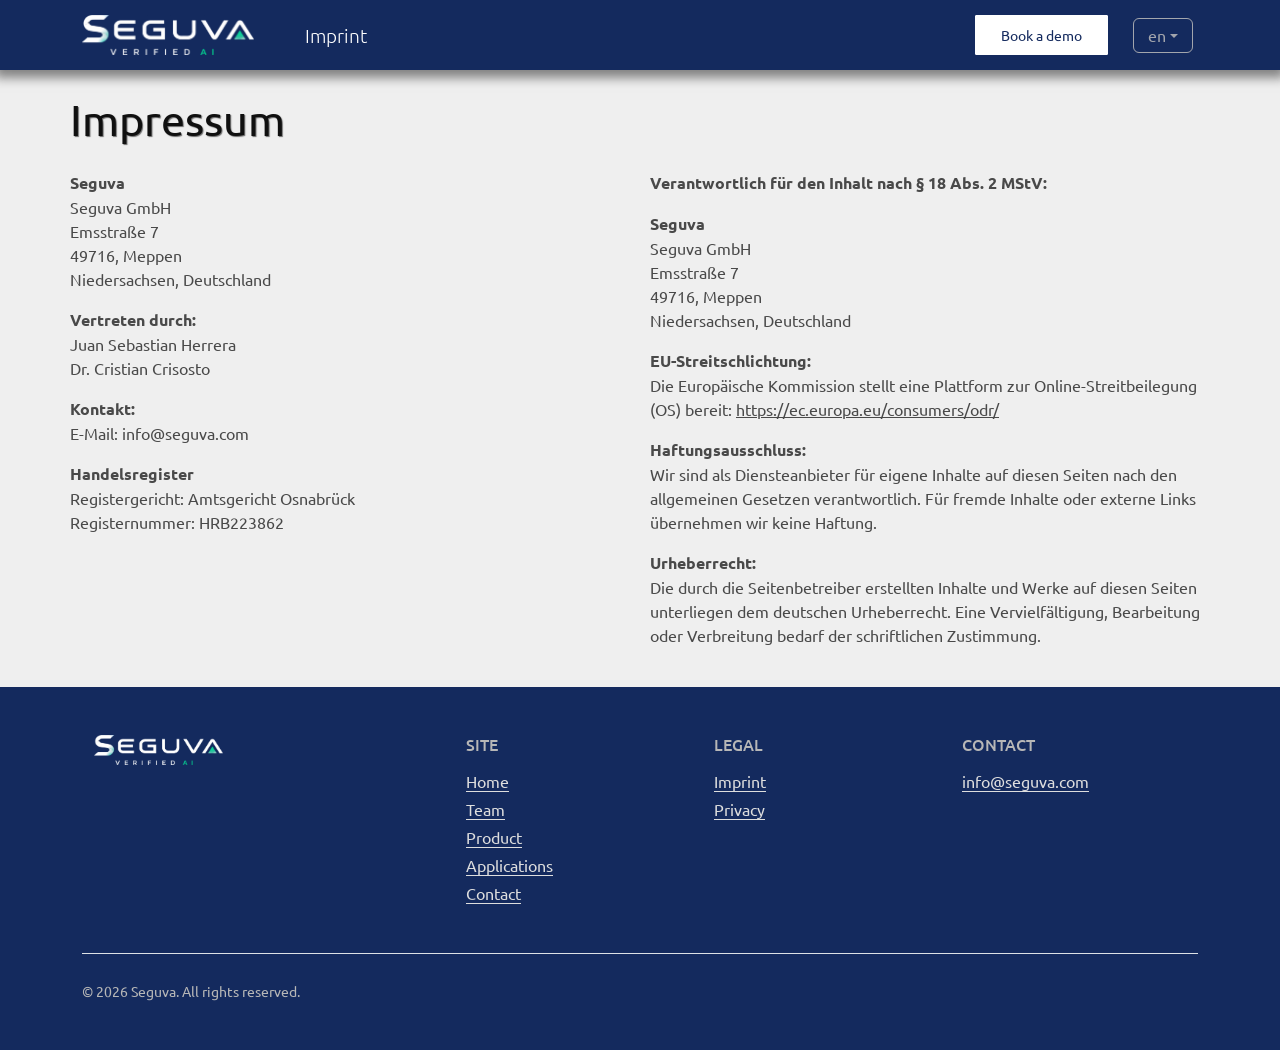
<file: imprint.html>
<!DOCTYPE html>
<html data-theme="dark" data-lang="en">

<head>
    <meta charset="UTF-8">
    <meta name="viewport" content="width=device-width, initial-scale=1.0">

    <title>SEGUVA - Imprint & Legal Notice</title>
    <meta name="keywords" content="SEGUVA Impressum, SEGUVA legal notice">
    <link rel="canonical" href="https://seguva.com/imprint.html">

    <!-- Open Graph -->
    <meta property="og:type" content="website">
    <meta property="og:site_name" content="SEGUVA">
    <meta property="og:title" content="SEGUVA - Imprint & Legal Notice">
    <meta property="og:description" content="Legal notice and company information for SEGUVA GmbH, including legally required business and contact details.">
    <meta property="og:url" content="https://seguva.com/imprint.html">
    <meta property="og:image" content="https://seguva.com/assets/img/og-preview.jpg">

    <!-- Twitter / X -->
    <meta name="twitter:card" content="summary_large_image">
    <meta name="twitter:title" content="SEGUVA - Imprint & Legal Notice">
    <meta name="twitter:description" content="Legal notice and company information for SEGUVA GmbH, including legally required business and contact details.">
    <meta name="twitter:image" content="https://seguva.com/assets/img/og-preview.jpg">

    <!-- Favicon -->
    <link rel="icon" type="image/png" href="/assets/img/logos/logo_01.png" />
    <!-- Bootstrap -->
    <link rel="stylesheet" href="assets/vendor/bootstrap/bootstrap.min.css">
    <!-- Loading attribute values for theme -->
    <script src="assets/js/theme.js"></script>
    <!-- stylesheet -->
    <link rel="stylesheet" href="assets/css/main.css">
</head>

<body>
    <nav class="navbar navbar-expand-lg  fixed-top navbar-dark">
        <div class="container ">
            <div class="nav-inner-container d-flex ">
                <a class="navbar-brand d-flex align-items-center" href="index.html">
                    <img src="assets/img/logos/seguva-logo-gb-none.png" alt="Seguva Logo" height="40" class="me-2">
                </a>
                <button class="navbar-toggler ms-auto" type="button" data-bs-toggle="collapse"
                    data-bs-target="#navbarNav">
                    <span class="navbar-toggler-icon"></span>
                </button>
            </div>
            <div class="collapse navbar-collapse" id="navbarNav">
                <ul class="navbar-nav ">
                    <li class="ms-4">
                        <span id="imprintHeader" href="index.html" data-lang="tImprintHeader">Imprint</span>
                    </li>
                </ul>
                <ul class="navbar-nav ms-auto align-items-center">
                    <li class="nav-item">
                        <a id="btContactDesktop" href="contact.html" class="btn btn-secondary"
                            data-lang="tNavBtnContact">Book a demo</a>
                    </li>
                    <li class="nav-item d-none">
                        <button class="toggle btn btn-outline-light" id="theme-toggle ">
                            <img src="assets/img/icons/fa-sun-solid-full-light.svg" alt="" width="23" height="23"></img>
                        </button>
                    </li>
                    <li class="nav-item dropdown">
                        <button class="btn btn-outline-light toggle dropdown-toggle" type="button"
                            data-bs-toggle="dropdown" aria-expanded="false" id="language-toggle">
                            en
                        </button>
                        <ul 
                            class="dropdown-menu dropdown-menu-end" 
                            aria-labelledby="language-toggle"
                            id="language-menu">
                        </ul>
                    </li>
                </ul>
            </div>
        </div>
    </nav>

    <main id="main" class="container px-3 px-lg-0">
        <div class="py-4">
            <h1 class="mb-4">Impressum</h1>
        
            <div class="imprint-grid">
                <div class="imprint-left">
                    <p><strong>Seguva</strong><br>
                    Seguva GmbH<br>
                    Emsstraße 7 <br>
                    49716, Meppen <br>
                    Niedersachsen, Deutschland</p>
        
                    <p><strong>Vertreten durch:</strong><br>
                    Juan Sebastian Herrera<br>
                    Dr. Cristian Crisosto</p>
        
                    <p>
                        <strong>Kontakt:</strong><br>
                        E-Mail: info@seguva.com
                    </p>

                    <p>
                        <strong>Handelsregister</strong> <br>
                        Registergericht: Amtsgericht Osnabrück <br>
                        Registernummer: HRB223862 <br>
                    </p>
    
                </div>
        
                <div class="imprint-right">
                    <p>
                        <strong>Verantwortlich für den Inhalt nach § 18 Abs. 2 MStV:</strong><br>
                        <p><strong>Seguva</strong><br>
                        Seguva GmbH<br>
                        Emsstraße 7 <br>
                        49716, Meppen <br>
                        Niedersachsen, Deutschland</p>
                        </p>
                        
        
                    <p><strong>EU-Streitschlichtung:</strong><br>
                    Die Europäische Kommission stellt eine Plattform zur Online-Streitbeilegung (OS) bereit:  
                    <a href="https://ec.europa.eu/consumers/odr/" target="_blank">https://ec.europa.eu/consumers/odr/</a></p>
        
                    <p><strong>Haftungsausschluss:</strong><br>
                    Wir sind als Diensteanbieter für eigene Inhalte auf diesen Seiten nach den allgemeinen Gesetzen verantwortlich.  
                    Für fremde Inhalte oder externe Links übernehmen wir keine Haftung.</p>
        
                    <p><strong>Urheberrecht:</strong><br>
                    Die durch die Seitenbetreiber erstellten Inhalte und Werke auf diesen Seiten unterliegen dem deutschen Urheberrecht.  
                    Eine Vervielfältigung, Bearbeitung oder Verbreitung bedarf der schriftlichen Zustimmung.</p>
                </div>
            </div>
        </div>
    </main>

    <footer class="py-5">
        <div class="container">
            <div class="row gy-4 mx-3 mx-lg-0">
                <div class="col-12 col-md-3 col-lg-4">
                    <div>
                        <a class="" href="index.html">
                            <img src="assets/img/logos/seguva-logo-gb-none.png" alt="Seguva footer Logo" height="30" class="me-2">
                        </a>  
                    </div>
                    <button class="btn btn-outline-light toggle mt-4 d-none" type="button" id="theme-toggle">
                        <img class="w-100 h-100" src="assets/img/icons/fa-sun-solid-full-light2.svg" alt="sun icon"> 
                    </button>
                </div>
                <div class="col-6 col-md col-lg" aria-label="Site navigation">
                    <h3 class="h6 text-uppercase" data-lang="tFooterCol1Title">Site</h3>
                    <ul class="list-unstyled mb-0">
                        <li class="mb-1"><a href="index.html" data-lang="tNavHome">Home</a></li>
                        <li class="mb-1"><a href="team.html" data-lang="tNavTeam">Team</a></li>
                        <li class="mb-1"><a href="product.html" data-lang="tNavProducts">Product</a></li>
                        <li class="mb-1"><a href="applications.html" data-lang="tNavApps">Applications</a></li>
                        <li><a href="contact.html" data-lang="tNavContact">Contact</a></li>
                    </ul>
                </div>
                <div class="col-6 col-md col-lg" aria-label="Legal navigation">
                    <h3 class="h6 text-uppercase" data-lang="tFooterCol2Title">Legal</h3>
                    <ul class="list-unstyled mb-0">
                        <li class="mb-1"><a href="imprint.html" data-lang="tFooterImprint">Imprint</a></li>
                        <li class="mb-1"><a href="privacy.html" data-lang="tFooterPrivacy">Privacy</a></li>
                        <li><a href="agbs.html" data-lang="tFooterAGB">Terms & Conditions</a></li>
                    </ul>
                </div>
                <div class="col-12 col-md col-lg">
                    <h3 class="h6 text-uppercase"  data-lang="tFooterCol3Title">Contact</h3>
                    <a href="mailto:info@seguva.com">info@seguva.com</a>
                </div>
            </div>
            <div class="border-top mt-5 pt-4 mx-3 mx-lg-0 text-center text-md-start">
                <small>© 2026 Seguva. All rights reserved.</small>
            </div>
        </div>
    </footer>

    <script src="assets/vendor/bootstrap/bootstrap.bundle.min.js"></script>
    <script src="assets/js/lang.js" defer></script>
</body>

</html>
</file>
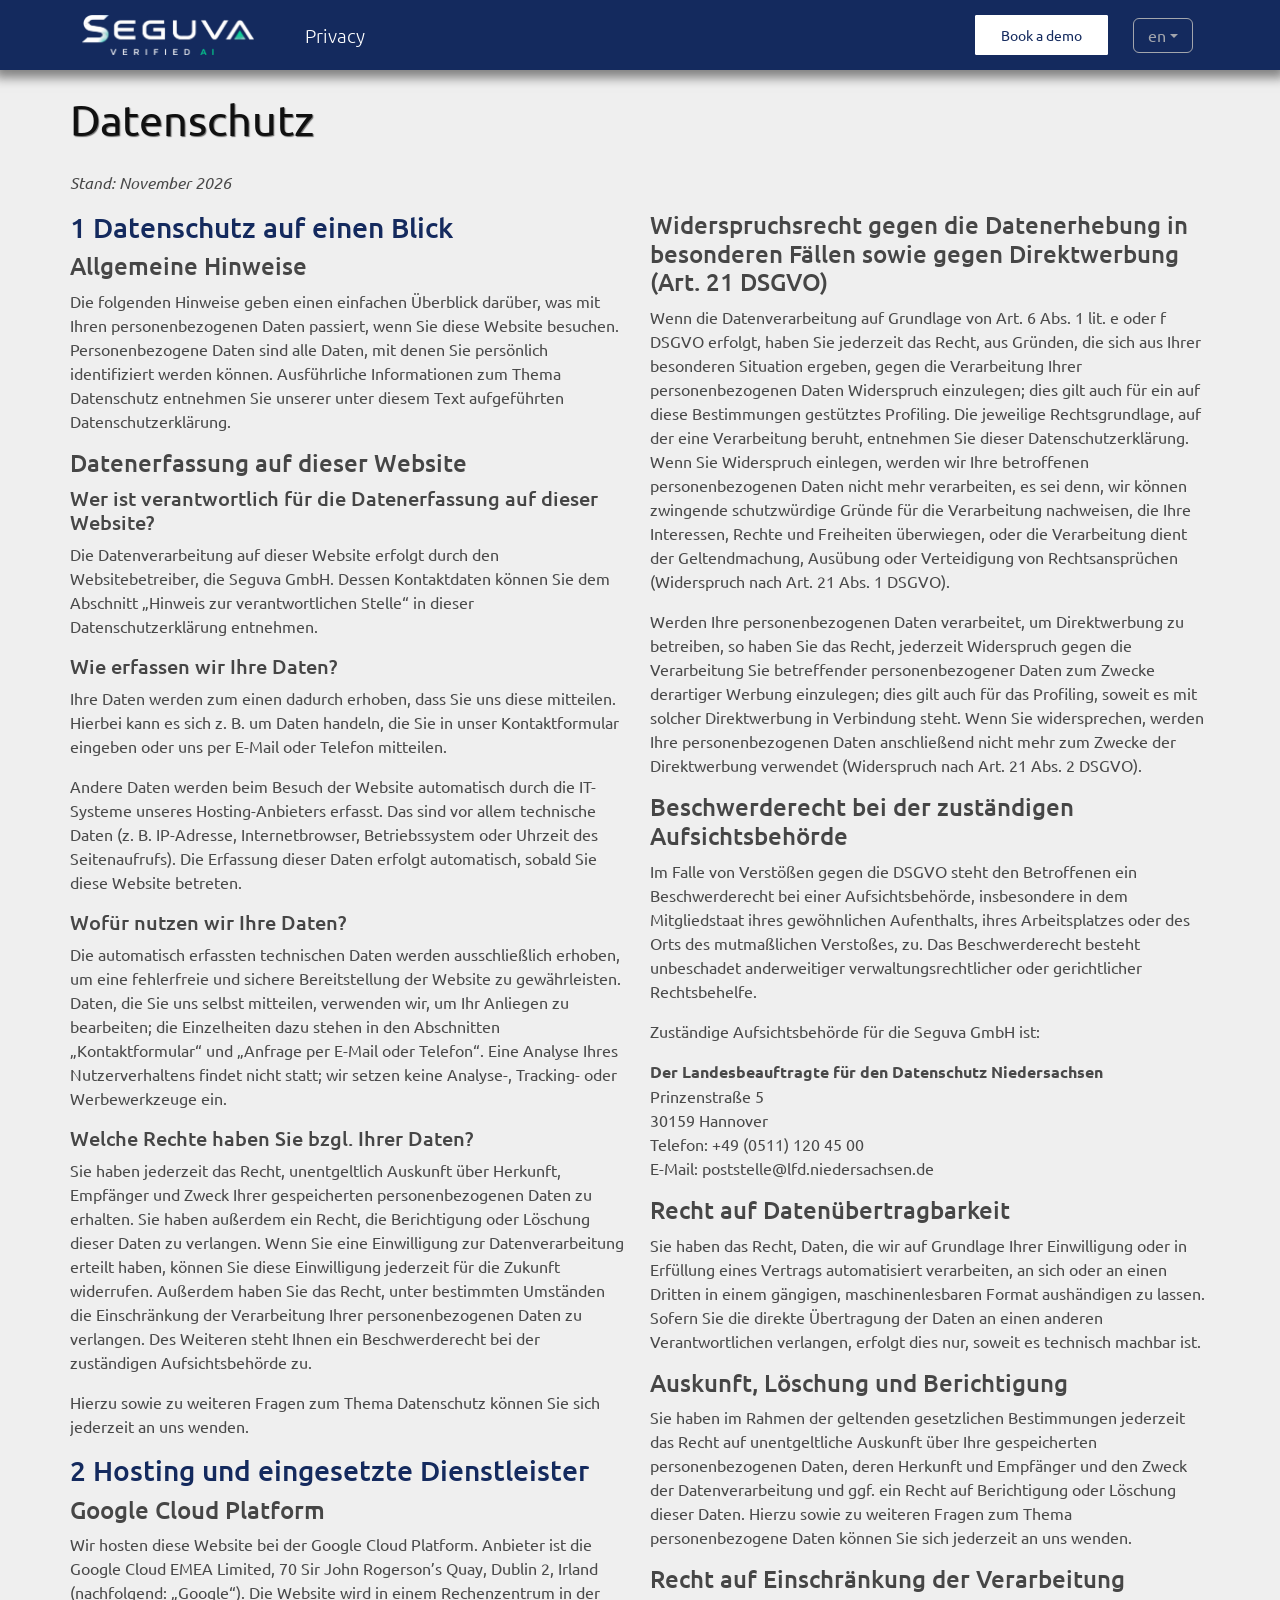
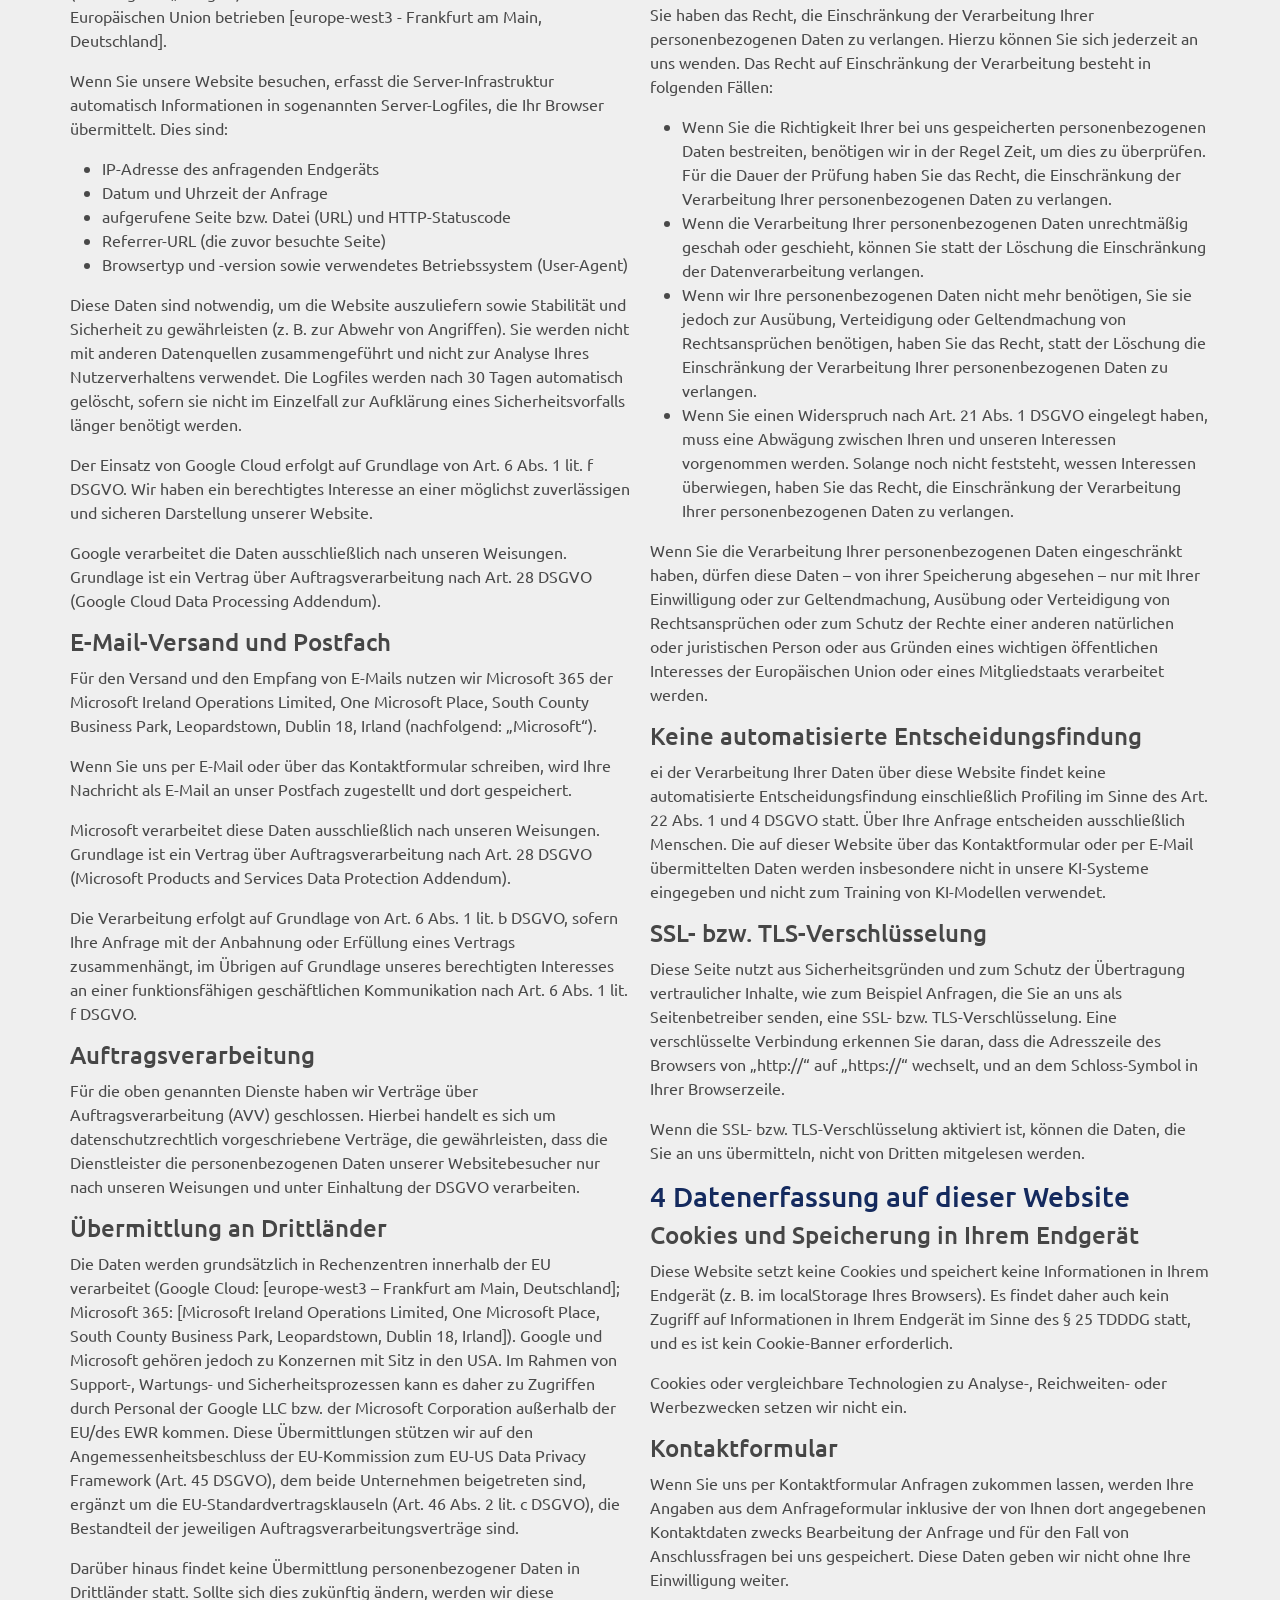
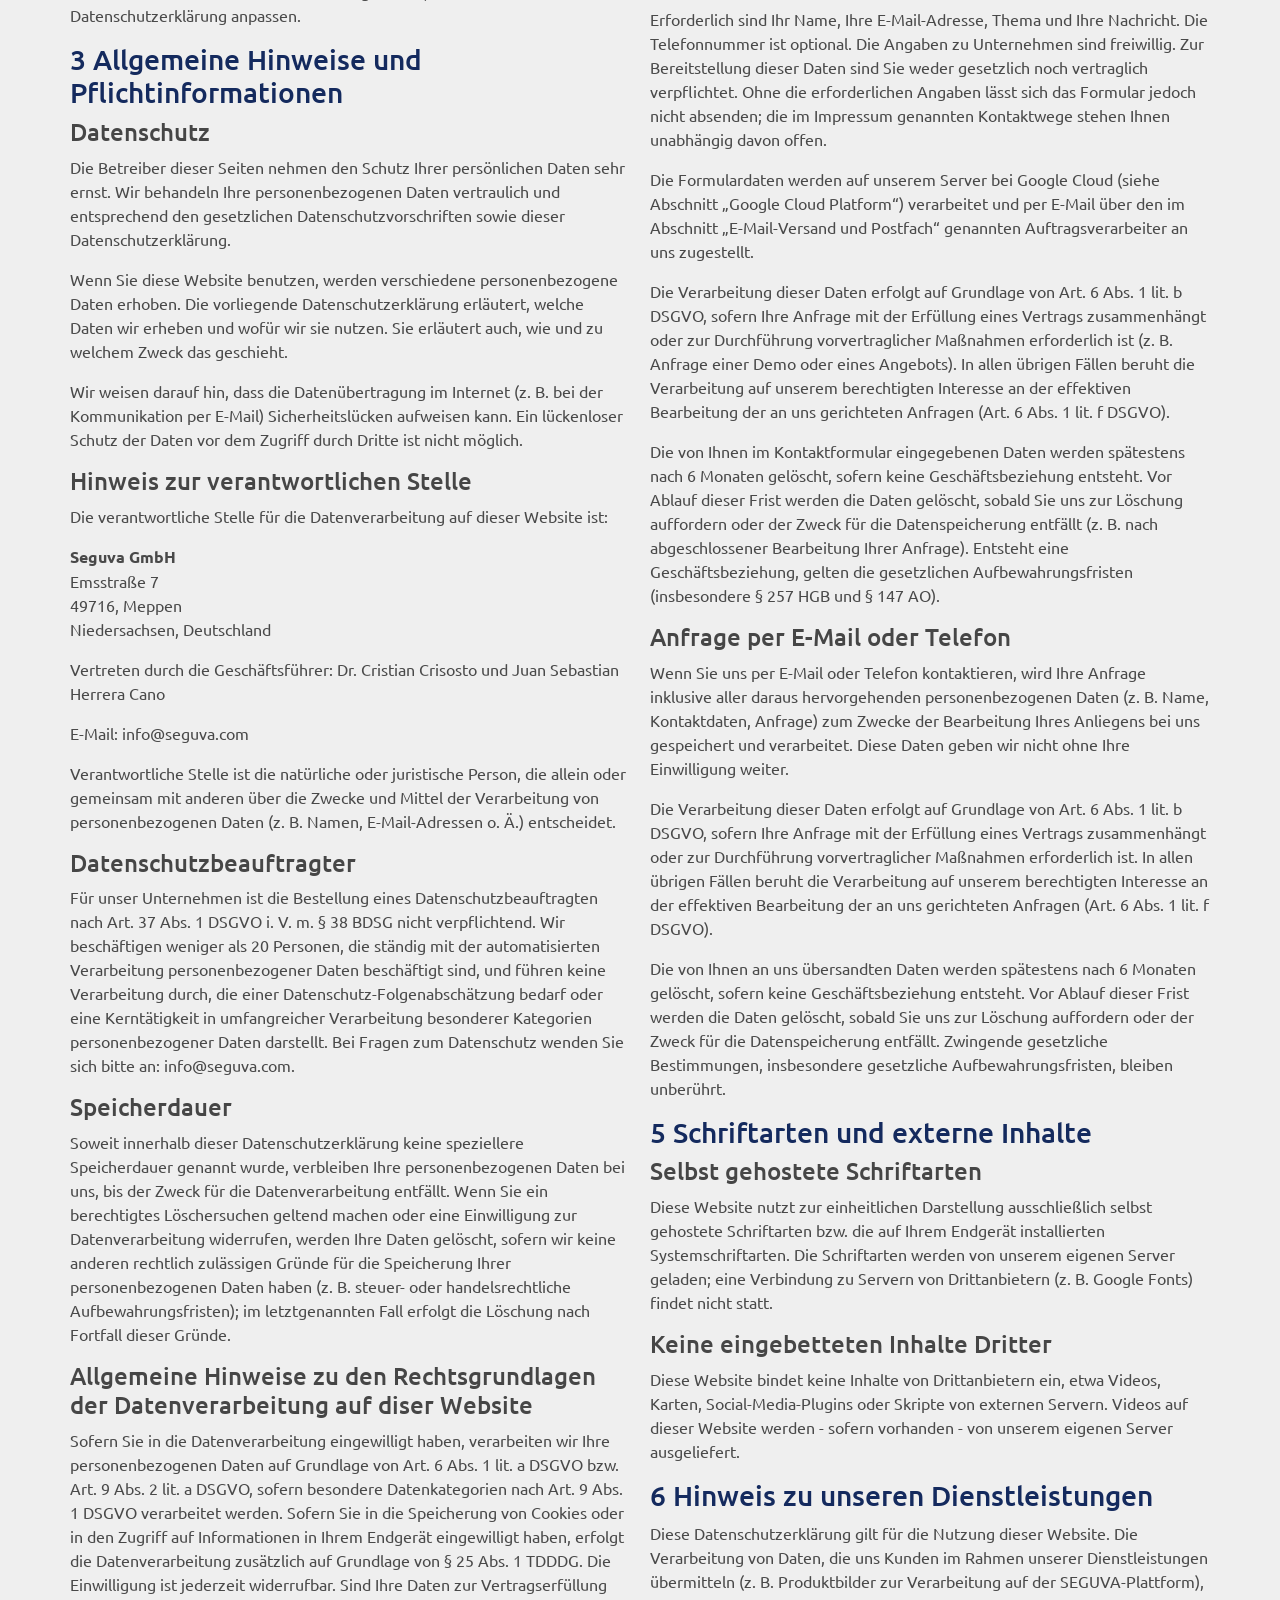
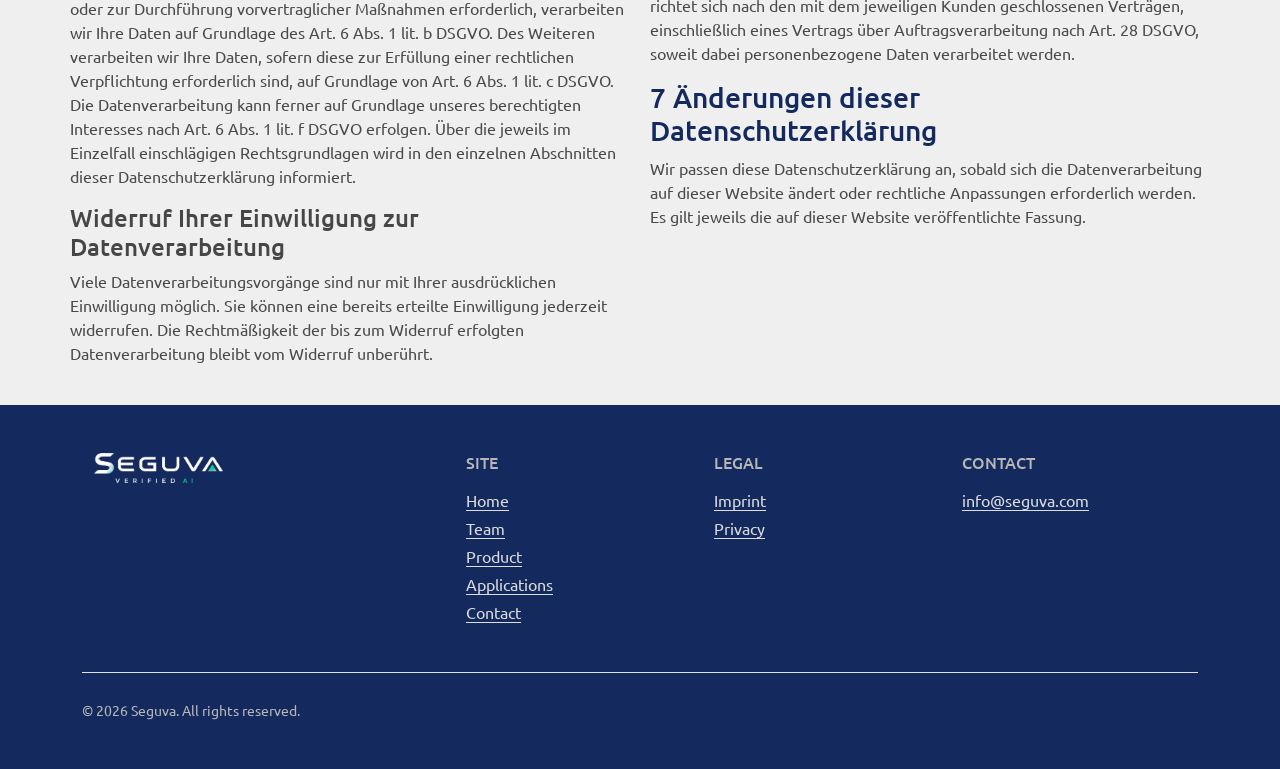
<file: privacy.html>
<!DOCTYPE html>
<html data-theme="dark" data-lang="en">

<head>
    <meta charset="UTF-8">
    <meta name="viewport" content="width=device-width, initial-scale=1.0">

    <title>SEGUVA - Privacy Policy</title>
    <meta name="keywords" content="SEGUVA privacy policy, SEGUVA Datenschutz, Datenschutzerklärung">
    <link rel="canonical" href="https://seguva.com/privacy.html">

    <!-- Open Graph -->
    <meta property="og:type" content="website">
    <meta property="og:site_name" content="SEGUVA">
    <meta property="og:title" content="SEGUVA - Privacy Policy">
    <meta property="og:description" content="Read the SEGUVA privacy policy to learn how personal data is processed when visiting our website or contacting us.">
    <meta property="og:url" content="https://seguva.com/privacy.html">
    <meta property="og:image" content="https://seguva.com/assets/img/og-preview.jpg">

    <!-- Twitter / X -->
    <meta name="twitter:card" content="summary_large_image">
    <meta name="twitter:title" content="SEGUVA - Privacy Policy">
    <meta name="twitter:description" content="Read the SEGUVA privacy policy to learn how personal data is processed when visiting our website or contacting us.">
    <meta name="twitter:image" content="https://seguva.com/assets/img/og-preview.jpg">

    <!-- Favicon -->
    <link rel="icon" type="image/png" href="/assets/img/logos/logo_01.png" />
    <!-- Bootstrap -->
    <link rel="stylesheet" href="assets/vendor/bootstrap/bootstrap.min.css">
    <!-- Loading attribute values for theme -->
    <script src="assets/js/theme.js"></script>
    <!-- stylesheet -->
    <link rel="stylesheet" href="assets/css/main.css">
</head>

<body>
    <nav class="navbar navbar-expand-lg  fixed-top navbar-dark">
        <div class="container ">
            <div class="nav-inner-container d-flex ">
                <a class="navbar-brand d-flex align-items-center" href="index.html">
                    <img src="assets/img/logos/seguva-logo-gb-none.png" alt="Seguva Logo" height="40" class="me-2">
                </a>
                <button class="navbar-toggler ms-auto" type="button" data-bs-toggle="collapse"
                    data-bs-target="#navbarNav">
                    <span class="navbar-toggler-icon"></span>
                </button>
            </div>
            <div class="collapse navbar-collapse" id="navbarNav">
                <ul class="navbar-nav ">
                    <li class="ms-4">
                        <span id="imprintHeader" class="" href="index.html" data-lang="tPrivacyHeader">Privacy</span>
                    </li>
                </ul>
                <ul class="navbar-nav ms-auto align-items-center">
                    <li class="nav-item">
                        <a id="btContactDesktop" href="contact.html" class="btn btn-secondary"
                            data-lang="tNavBtnContact">Book a demo</a>
                    </li>
                    <li class="nav-item d-none">
                        <button class="toggle btn btn-outline-light" id="theme-toggle ">
                            <img src="assets/img/icons/fa-sun-solid-full-light.svg" alt="" width="23" height="23"></img>
                        </button>
                    </li>
                    <li class="nav-item dropdown">
                        <button class="btn btn-outline-light toggle dropdown-toggle" type="button"
                            data-bs-toggle="dropdown" aria-expanded="false" id="language-toggle">
                            en
                        </button>
                        <ul 
                            class="dropdown-menu dropdown-menu-end" 
                            aria-labelledby="language-toggle"
                            id="language-menu">
                        </ul>
                    </li>
                </ul>
            </div>
        </div>
    </nav>

    <main id="main" class="container px-3 px-lg-0">
        <div class="py-4">
            <h1 class="mb-4">Datenschutz</h1>
            <div id="imprint-general mb-5">
                <p class="privacy-time-stamp"><i>Stand: November 2026</i></p>
                <p class="d-none">Websitebetreiber:</p>
                <p class="d-none">
                    <b>SEGUVA GmbH</b> <br>
                    Straße Nr. <br>
                    PLZ Ort <br>
                    email
                </p>
            </div>

            <!-- PRIVACY GRID STARTS HERE -->
            <div class="imprint-grid">
                <!-- PRIVACY GRID LEFT SIDE -->
                <div class="imprint-left">
                    <!-- PRIVACY ARTICLE 1 -->
                    <div aria-label="article 01">
                        <h3 class="h3-privacy">1 Datenschutz auf einen Blick</h3>
                        <h4 class="h4-privacy">Allgemeine Hinweise</h4>
                        <p>
                            Die folgenden Hinweise geben einen einfachen Überblick darüber, was mit Ihren personenbezogenen Daten passiert, wenn Sie diese Website besuchen. Personenbezogene Daten sind alle Daten, mit denen Sie persönlich identifiziert werden können. Ausführliche Informationen zum Thema Datenschutz entnehmen Sie unserer unter diesem Text aufgeführten Datenschutzerklärung. 
                        </p>
                        
                        <h4 class="h4-privacy">Datenerfassung auf dieser Website</h4>
                        <h5 class="h5-privacy">Wer ist verantwortlich für die Datenerfassung auf dieser Website?</h5>
                        <p>
                            Die Datenverarbeitung auf dieser Website erfolgt durch den Websitebetreiber, die Seguva GmbH. Dessen Kontaktdaten können Sie dem Abschnitt „Hinweis zur verantwortlichen Stelle“ in dieser Datenschutzerklärung entnehmen. 
                        </p>
                        
                        <h5 class="h5-privacy">Wie erfassen wir Ihre Daten?</h5>
                        <p>
                            Ihre Daten werden zum einen dadurch erhoben, dass Sie uns diese mitteilen. Hierbei kann es sich z. B. um Daten handeln, die Sie in unser Kontaktformular eingeben oder uns per E-Mail oder Telefon mitteilen. 
                        </p>
                        <p>
                            Andere Daten werden beim Besuch der Website automatisch durch die IT-Systeme unseres Hosting-Anbieters erfasst. Das sind vor allem technische Daten (z. B. IP-Adresse, Internetbrowser, Betriebssystem oder Uhrzeit des Seitenaufrufs). Die Erfassung dieser Daten erfolgt automatisch, sobald Sie diese Website betreten. 
                        </p>

                        <h5 class="h5-privacy">Wofür nutzen wir Ihre Daten?</h5>
                        <p>
                            Die automatisch erfassten technischen Daten werden ausschließlich erhoben, um eine fehlerfreie und sichere Bereitstellung der Website zu gewährleisten. Daten, die Sie uns selbst mitteilen, verwenden wir, um Ihr Anliegen zu bearbeiten; die Einzelheiten dazu stehen in den Abschnitten „Kontaktformular“ und „Anfrage per E-Mail oder Telefon“. Eine Analyse Ihres Nutzerverhaltens findet nicht statt; wir setzen keine Analyse-, Tracking- oder Werbewerkzeuge ein. 
                        </p>

                        <h5 class="h5-privacy">Welche Rechte haben Sie bzgl. Ihrer Daten?</h5>
                        <p>
                            Sie haben jederzeit das Recht, unentgeltlich Auskunft über Herkunft, Empfänger und Zweck Ihrer gespeicherten personenbezogenen Daten zu erhalten. Sie haben außerdem ein Recht, die Berichtigung oder Löschung dieser Daten zu verlangen. Wenn Sie eine Einwilligung zur Datenverarbeitung erteilt haben, können Sie diese Einwilligung jederzeit für die Zukunft widerrufen. Außerdem haben Sie das Recht, unter bestimmten Umständen die Einschränkung der Verarbeitung Ihrer personenbezogenen Daten zu verlangen. Des Weiteren steht Ihnen ein Beschwerderecht bei der zuständigen Aufsichtsbehörde zu.
                        </p>
                        <p>
                            Hierzu sowie zu weiteren Fragen zum Thema Datenschutz können Sie sich jederzeit an uns wenden. 
                        </p>
                    </div>

                    <!-- PRIVACY ARTICLE 2 -->
                    <div aria-label="article 2">
                        <h3 class="h3-privacy">2 Hosting und eingesetzte Dienstleister</h3>
                        <h4 class="h4-privacy">Google Cloud Platform</h4>
                        <p>
                            Wir hosten diese Website bei der Google Cloud Platform. Anbieter ist die Google Cloud EMEA Limited, 70 Sir John Rogerson’s Quay, Dublin 2, Irland (nachfolgend: „Google“). Die Website wird in einem Rechenzentrum in der Europäischen Union betrieben [europe-west3 - Frankfurt am Main, Deutschland]. 
                        </p>
                        <p>
                            Wenn Sie unsere Website besuchen, erfasst die Server-Infrastruktur automatisch Informationen in sogenannten Server-Logfiles, die Ihr Browser übermittelt. Dies sind: 
                        </p>
                        <ul>
                            <li>IP-Adresse des anfragenden Endgeräts</li>
                            <li>Datum und Uhrzeit der Anfrage</li>
                            <li>aufgerufene Seite bzw. Datei (URL) und HTTP-Statuscode</li>
                            <li>Referrer-URL (die zuvor besuchte Seite)</li>
                            <li>Browsertyp und -version sowie verwendetes Betriebssystem (User-Agent)</li>
                        </ul>
                        <p>
                            Diese Daten sind notwendig, um die Website auszuliefern sowie Stabilität und Sicherheit zu gewährleisten (z. B. zur Abwehr von Angriffen). Sie werden nicht mit anderen Datenquellen zusammengeführt und nicht zur Analyse Ihres Nutzerverhaltens verwendet. Die Logfiles werden nach 30 Tagen automatisch gelöscht, sofern sie nicht im Einzelfall zur Aufklärung eines Sicherheitsvorfalls länger benötigt werden. 
                        </p>
                        <p>
                            Der Einsatz von Google Cloud erfolgt auf Grundlage von Art. 6 Abs. 1 lit. f DSGVO. Wir haben ein berechtigtes Interesse an einer möglichst zuverlässigen und sicheren Darstellung unserer Website. 
                        </p>
                        <p>
                            Google verarbeitet die Daten ausschließlich nach unseren Weisungen. Grundlage ist ein Vertrag über Auftragsverarbeitung nach Art. 28 DSGVO (Google Cloud Data Processing Addendum).
                        </p>

                        <h4 class="h4-privacy">E-Mail-Versand und Postfach</h4>
                        <p>
                            Für den Versand und den Empfang von E-Mails nutzen wir Microsoft 365 der Microsoft Ireland Operations Limited, One Microsoft Place, South County Business Park, Leopardstown, Dublin 18, Irland (nachfolgend: „Microsoft“). 
                        </p>
                        <p>
                            Wenn Sie uns per E-Mail oder über das Kontaktformular schreiben, wird Ihre Nachricht als E-Mail an unser Postfach zugestellt und dort gespeichert. 
                        </p>
                        <p>
                            Microsoft verarbeitet diese Daten ausschließlich nach unseren Weisungen. Grundlage ist ein Vertrag über Auftragsverarbeitung nach Art. 28 DSGVO (Microsoft Products and Services Data Protection Addendum). 
                        </p>
                        <p>
                            Die Verarbeitung erfolgt auf Grundlage von Art. 6 Abs. 1 lit. b DSGVO, sofern Ihre Anfrage mit der Anbahnung oder Erfüllung eines Vertrags zusammenhängt, im Übrigen auf Grundlage unseres berechtigten Interesses an einer funktionsfähigen geschäftlichen Kommunikation nach Art. 6 Abs. 1 lit. f DSGVO. 
                        </p>

                        <h4 class="h4-privacy">Auftragsverarbeitung</h4>
                        <p>
                            Für die oben genannten Dienste haben wir Verträge über Auftragsverarbeitung (AVV) geschlossen. Hierbei handelt es sich um datenschutzrechtlich vorgeschriebene Verträge, die gewährleisten, dass die Dienstleister die personenbezogenen Daten unserer Websitebesucher nur nach unseren Weisungen und unter Einhaltung der DSGVO verarbeiten. 
                        </p>

                        <h4 class="h4-privacy">Übermittlung an Drittländer</h4>
                        <p>
                            Die Daten werden grundsätzlich in Rechenzentren innerhalb der EU verarbeitet (Google Cloud: [europe-west3 – Frankfurt am Main, Deutschland]; Microsoft 365: [Microsoft Ireland Operations Limited, One Microsoft Place, South County Business Park, Leopardstown, Dublin 18, Irland]). Google und Microsoft gehören jedoch zu Konzernen mit Sitz in den USA. Im Rahmen von Support-, Wartungs- und Sicherheitsprozessen kann es daher zu Zugriffen durch Personal der Google LLC bzw. der Microsoft Corporation außerhalb der EU/des EWR kommen. Diese Übermittlungen stützen wir auf den Angemessenheitsbeschluss der EU-Kommission zum EU-US Data Privacy Framework (Art. 45 DSGVO), dem beide Unternehmen beigetreten sind, ergänzt um die EU-Standardvertragsklauseln (Art. 46 Abs. 2 lit. c DSGVO), die Bestandteil der jeweiligen Auftragsverarbeitungsverträge sind. 
                        </p>
                        <p>
                            Darüber hinaus findet keine Übermittlung personenbezogener Daten in Drittländer statt. Sollte sich dies zukünftig ändern, werden wir diese Datenschutzerklärung anpassen. 
                        </p>
                    </div>

                    <!-- PRIVACY ARTICLE 3 -->
                    <div aria-label="article 3">
                        <h3 class="h3-privacy">3 Allgemeine Hinweise und Pflichtinformationen</h3>
                        <h4 class="h4-privacy">Datenschutz</h4>
                        <p>
                            Die Betreiber dieser Seiten nehmen den Schutz Ihrer persönlichen Daten sehr ernst. Wir behandeln Ihre personenbezogenen Daten vertraulich und entsprechend den gesetzlichen Datenschutzvorschriften sowie dieser Datenschutzerklärung. 
                        </p>
                        <p>
                            Wenn Sie diese Website benutzen, werden verschiedene personenbezogene Daten erhoben. Die vorliegende Datenschutzerklärung erläutert, welche Daten wir erheben und wofür wir sie nutzen. Sie erläutert auch, wie und zu welchem Zweck das geschieht. 
                        </p>
                        <p>
                            Wir weisen darauf hin, dass die Datenübertragung im Internet (z. B. bei der Kommunikation per E-Mail) Sicherheitslücken aufweisen kann. Ein lückenloser Schutz der Daten vor dem Zugriff durch Dritte ist nicht möglich. 
                        </p>

                        <h4 class="h4-privacy">Hinweis zur verantwortlichen Stelle</h4>
                        <p>
                            Die verantwortliche Stelle für die Datenverarbeitung auf dieser Website ist:
                        </p>
                        <p>
                            <b>Seguva GmbH </b> <br>
                            Emsstraße 7 <br>
                            49716, Meppen <br>
                            Niedersachsen, Deutschland <br>
                        </p>
                        <p>
                            Vertreten durch die Geschäftsführer: Dr. Cristian Crisosto und Juan Sebastian Herrera Cano 
                        </p>
                        <p>
                            E-Mail: info@seguva.com
                        </p>
                        <p>
                            Verantwortliche Stelle ist die natürliche oder juristische Person, die allein oder gemeinsam mit anderen über die Zwecke und Mittel der Verarbeitung von personenbezogenen Daten (z. B. Namen, E-Mail-Adressen o. Ä.) entscheidet. 
                        </p>
                        
                        <h4 class="h4-privacy">Datenschutzbeauftragter</h4>
                        <p>
                            Für unser Unternehmen ist die Bestellung eines Datenschutzbeauftragten nach Art. 37 Abs. 1 DSGVO i. V. m. § 38 BDSG nicht verpflichtend. Wir beschäftigen weniger als 20 Personen, die ständig mit der automatisierten Verarbeitung personenbezogener Daten beschäftigt sind, und führen keine Verarbeitung durch, die einer Datenschutz-Folgenabschätzung bedarf oder eine Kerntätigkeit in umfangreicher Verarbeitung besonderer Kategorien personenbezogener Daten darstellt. Bei Fragen zum Datenschutz wenden Sie sich bitte an: info@seguva.com. 
                        </p>

                        <h4 class="h4-privacy">Speicherdauer</h4>
                        <p>
                            Soweit innerhalb dieser Datenschutzerklärung keine speziellere Speicherdauer genannt wurde, verbleiben Ihre personenbezogenen Daten bei uns, bis der Zweck für die Datenverarbeitung entfällt. Wenn Sie ein berechtigtes Löschersuchen geltend machen oder eine Einwilligung zur Datenverarbeitung widerrufen, werden Ihre Daten gelöscht, sofern wir keine anderen rechtlich zulässigen Gründe für die Speicherung Ihrer personenbezogenen Daten haben (z. B. steuer- oder handelsrechtliche Aufbewahrungsfristen); im letztgenannten Fall erfolgt die Löschung nach Fortfall dieser Gründe. 
                        </p>

                        <h4 class="h4-privacy">Allgemeine Hinweise zu den Rechtsgrundlagen der Datenverarbeitung auf diser Website</h4>
                        <p>
                            Sofern Sie in die Datenverarbeitung eingewilligt haben, verarbeiten wir Ihre personenbezogenen Daten auf Grundlage von Art. 6 Abs. 1 lit. a DSGVO bzw. Art. 9 Abs. 2 lit. a DSGVO, sofern besondere Datenkategorien nach Art. 9 Abs. 1 DSGVO verarbeitet werden. Sofern Sie in die Speicherung von Cookies oder in den Zugriff auf Informationen in Ihrem Endgerät eingewilligt haben, erfolgt die Datenverarbeitung zusätzlich auf Grundlage von § 25 Abs. 1 TDDDG. Die Einwilligung ist jederzeit widerrufbar. Sind Ihre Daten zur Vertragserfüllung oder zur Durchführung vorvertraglicher Maßnahmen erforderlich, verarbeiten wir Ihre Daten auf Grundlage des Art. 6 Abs. 1 lit. b DSGVO. Des Weiteren verarbeiten wir Ihre Daten, sofern diese zur Erfüllung einer rechtlichen Verpflichtung erforderlich sind, auf Grundlage von Art. 6 Abs. 1 lit. c DSGVO. Die Datenverarbeitung kann ferner auf Grundlage unseres berechtigten Interesses nach Art. 6 Abs. 1 lit. f DSGVO erfolgen. Über die jeweils im Einzelfall einschlägigen Rechtsgrundlagen wird in den einzelnen Abschnitten dieser Datenschutzerklärung informiert. 
                        </p>

                        <h4 class="h4-privacy">Widerruf Ihrer Einwilligung zur Datenverarbeitung</h4>
                        <p>
                            Viele Datenverarbeitungsvorgänge sind nur mit Ihrer ausdrücklichen Einwilligung möglich. Sie können eine bereits erteilte Einwilligung jederzeit widerrufen. Die Rechtmäßigkeit der bis zum Widerruf erfolgten Datenverarbeitung bleibt vom Widerruf unberührt. 
                        </p>
                    </div>
                </div>

                <!-- PRIVACY GRID RECHTE SEITE -->
                <div class="imprint-right">
                    <!-- PRIVACY ARTICLE 3.1 -->
                    <div>
                        <h4 class="h4-privacy">Widerspruchsrecht gegen die Datenerhebung in besonderen Fällen sowie gegen Direktwerbung (Art. 21 DSGVO)</h4>
                        <p>
                            Wenn die Datenverarbeitung auf Grundlage von Art. 6 Abs. 1 lit. e oder f DSGVO erfolgt, haben Sie jederzeit das Recht, aus Gründen, die sich aus Ihrer besonderen Situation ergeben, gegen die Verarbeitung Ihrer personenbezogenen Daten Widerspruch einzulegen; dies gilt auch für ein auf diese Bestimmungen gestütztes Profiling. Die jeweilige Rechtsgrundlage, auf der eine Verarbeitung beruht, entnehmen Sie dieser Datenschutzerklärung. Wenn Sie Widerspruch einlegen, werden wir Ihre betroffenen personenbezogenen Daten nicht mehr verarbeiten, es sei denn, wir können zwingende schutzwürdige Gründe für die Verarbeitung nachweisen, die Ihre Interessen, Rechte und Freiheiten überwiegen, oder die Verarbeitung dient der Geltendmachung, Ausübung oder Verteidigung von Rechtsansprüchen (Widerspruch nach Art. 21 Abs. 1 DSGVO). 
                        </p>
                        <p>
                            Werden Ihre personenbezogenen Daten verarbeitet, um Direktwerbung zu betreiben, so haben Sie das Recht, jederzeit Widerspruch gegen die Verarbeitung Sie betreffender personenbezogener Daten zum Zwecke derartiger Werbung einzulegen; dies gilt auch für das Profiling, soweit es mit solcher Direktwerbung in Verbindung steht. Wenn Sie widersprechen, werden Ihre personenbezogenen Daten anschließend nicht mehr zum Zwecke der Direktwerbung verwendet (Widerspruch nach Art. 21 Abs. 2 DSGVO). 
                        </p>
                        
                        <h4 class="h4-privacy">Beschwerderecht bei der zuständigen Aufsichtsbehörde</h4>
                        <p>
                            Im Falle von Verstößen gegen die DSGVO steht den Betroffenen ein Beschwerderecht bei einer Aufsichtsbehörde, insbesondere in dem Mitgliedstaat ihres gewöhnlichen Aufenthalts, ihres Arbeitsplatzes oder des Orts des mutmaßlichen Verstoßes, zu. Das Beschwerderecht besteht unbeschadet anderweitiger verwaltungsrechtlicher oder gerichtlicher Rechtsbehelfe. 
                        </p>
                        <p>
                            Zuständige Aufsichtsbehörde für die Seguva GmbH ist:
                        </p>
                        <p>
                            <b>Der Landesbeauftragte für den Datenschutz Niedersachsen</b> <br>
                            Prinzenstraße 5 <br>
                            30159 Hannover <br>
                            Telefon: +49 (0511) 120 45 00 <br>
                            E-Mail: poststelle@lfd.niedersachsen.de <br>

                        </p>

                        <h4 class="h4-privacy">Recht auf Datenübertragbarkeit</h4>
                        <p>
                            Sie haben das Recht, Daten, die wir auf Grundlage Ihrer Einwilligung oder in Erfüllung eines Vertrags automatisiert verarbeiten, an sich oder an einen Dritten in einem gängigen, maschinenlesbaren Format aushändigen zu lassen. Sofern Sie die direkte Übertragung der Daten an einen anderen Verantwortlichen verlangen, erfolgt dies nur, soweit es technisch machbar ist. 
                        </p>

                        <h4 class="h4-privacy">Auskunft, Löschung und Berichtigung</h4>
                        <p>
                            Sie haben im Rahmen der geltenden gesetzlichen Bestimmungen jederzeit das Recht auf unentgeltliche Auskunft über Ihre gespeicherten personenbezogenen Daten, deren Herkunft und Empfänger und den Zweck der Datenverarbeitung und ggf. ein Recht auf Berichtigung oder Löschung dieser Daten. Hierzu sowie zu weiteren Fragen zum Thema personenbezogene Daten können Sie sich jederzeit an uns wenden. 
                        </p>

                        <h4 class="h4-privacy">Recht auf Einschränkung der Verarbeitung</h4>
                        <p>
                            Sie haben das Recht, die Einschränkung der Verarbeitung Ihrer personenbezogenen Daten zu verlangen. Hierzu können Sie sich jederzeit an uns wenden. Das Recht auf Einschränkung der Verarbeitung besteht in folgenden Fällen: 
                        </p>
                        <p>
                            <ul>
                                <li>
                                    Wenn Sie die Richtigkeit Ihrer bei uns gespeicherten personenbezogenen Daten bestreiten, benötigen wir in der Regel Zeit, um dies zu überprüfen. Für die Dauer der Prüfung haben Sie das Recht, die Einschränkung der Verarbeitung Ihrer personenbezogenen Daten zu verlangen. 
                                </li>
                                <li>
                                    Wenn die Verarbeitung Ihrer personenbezogenen Daten unrechtmäßig geschah oder geschieht, können Sie statt der Löschung die Einschränkung der Datenverarbeitung verlangen. 
                                </li>
                                <li>
                                    Wenn wir Ihre personenbezogenen Daten nicht mehr benötigen, Sie sie jedoch zur Ausübung, Verteidigung oder Geltendmachung von Rechtsansprüchen benötigen, haben Sie das Recht, statt der Löschung die Einschränkung der Verarbeitung Ihrer personenbezogenen Daten zu verlangen. 
                                </li>
                                <li>
                                    Wenn Sie einen Widerspruch nach Art. 21 Abs. 1 DSGVO eingelegt haben, muss eine Abwägung zwischen Ihren und unseren Interessen vorgenommen werden. Solange noch nicht feststeht, wessen Interessen überwiegen, haben Sie das Recht, die Einschränkung der Verarbeitung Ihrer personenbezogenen Daten zu verlangen. 
                                </li>
                            </ul>
                        </p>
                        <p>
                            Wenn Sie die Verarbeitung Ihrer personenbezogenen Daten eingeschränkt haben, dürfen diese Daten – von ihrer Speicherung abgesehen – nur mit Ihrer Einwilligung oder zur Geltendmachung, Ausübung oder Verteidigung von Rechtsansprüchen oder zum Schutz der Rechte einer anderen natürlichen oder juristischen Person oder aus Gründen eines wichtigen öffentlichen Interesses der Europäischen Union oder eines Mitgliedstaats verarbeitet werden. 
                        </p>

                        <h4 class="h4-privacy">Keine automatisierte Entscheidungsfindung</h4>
                        <p>
                            ei der Verarbeitung Ihrer Daten über diese Website findet keine automatisierte Entscheidungsfindung einschließlich Profiling im Sinne des Art. 22 Abs. 1 und 4 DSGVO statt. Über Ihre Anfrage entscheiden ausschließlich Menschen. Die auf dieser Website über das Kontaktformular oder per E-Mail übermittelten Daten werden insbesondere nicht in unsere KI-Systeme eingegeben und nicht zum Training von KI-Modellen verwendet. 
                        </p>

                        <h4 class="h4-privacy">SSL- bzw. TLS-Verschlüsselung</h4>
                        <p>
                            Diese Seite nutzt aus Sicherheitsgründen und zum Schutz der Übertragung vertraulicher Inhalte, wie zum Beispiel Anfragen, die Sie an uns als Seitenbetreiber senden, eine SSL- bzw. TLS-Verschlüsselung. Eine verschlüsselte Verbindung erkennen Sie daran, dass die Adresszeile des Browsers von „http://“ auf „https://“ wechselt, und an dem Schloss-Symbol in Ihrer Browserzeile. 
                        </p>
                        <p>
                            Wenn die SSL- bzw. TLS-Verschlüsselung aktiviert ist, können die Daten, die Sie an uns übermitteln, nicht von Dritten mitgelesen werden. 
                        </p>
                    </div>

                    <!-- PRIVACY ARTICLE 4 -->
                    <div aria-label="article 4">
                        <h3 class="h3-privacy">4 Datenerfassung auf dieser Website</h3>
                        <h4 class="h4-privacy">Cookies und Speicherung in Ihrem Endgerät</h4>
                        <p >
                            Diese Website setzt keine Cookies und speichert keine Informationen in Ihrem Endgerät (z. B. im localStorage Ihres Browsers). Es findet daher auch kein Zugriff auf Informationen in Ihrem Endgerät im Sinne des § 25 TDDDG statt, und es ist kein Cookie-Banner erforderlich. 
                        </p>
                        <p>
                            Cookies oder vergleichbare Technologien zu Analyse-, Reichweiten- oder Werbezwecken setzen wir nicht ein. 
                        </p>

                        <h4 class="h4-privacy">Kontaktformular</h4>
                        <p>
                            Wenn Sie uns per Kontaktformular Anfragen zukommen lassen, werden Ihre Angaben aus dem Anfrageformular inklusive der von Ihnen dort angegebenen Kontaktdaten zwecks Bearbeitung der Anfrage und für den Fall von Anschlussfragen bei uns gespeichert. Diese Daten geben wir nicht ohne Ihre Einwilligung weiter. 
                        </p>
                        <p>
                            Erforderlich sind Ihr Name, Ihre E-Mail-Adresse, Thema und Ihre Nachricht.  Die Telefonnummer ist optional. Die Angaben zu Unternehmen sind freiwillig. Zur Bereitstellung dieser Daten sind Sie weder gesetzlich noch vertraglich verpflichtet. Ohne die erforderlichen Angaben lässt sich das Formular jedoch nicht absenden; die im Impressum genannten Kontaktwege stehen Ihnen unabhängig davon offen. 
                        </p>
                        <p>
                            Die Formulardaten werden auf unserem Server bei Google Cloud (siehe Abschnitt „Google Cloud Platform“) verarbeitet und per E-Mail über den im Abschnitt „E-Mail-Versand und Postfach“ genannten Auftragsverarbeiter an uns zugestellt. 
                        </p>
                        <p>
                            Die Verarbeitung dieser Daten erfolgt auf Grundlage von Art. 6 Abs. 1 lit. b DSGVO, sofern Ihre Anfrage mit der Erfüllung eines Vertrags zusammenhängt oder zur Durchführung vorvertraglicher Maßnahmen erforderlich ist (z. B. Anfrage einer Demo oder eines Angebots). In allen übrigen Fällen beruht die Verarbeitung auf unserem berechtigten Interesse an der effektiven Bearbeitung der an uns gerichteten Anfragen (Art. 6 Abs. 1 lit. f DSGVO). 
                        </p>
                        <p>
                            Die von Ihnen im Kontaktformular eingegebenen Daten werden spätestens nach 6 Monaten gelöscht, sofern keine Geschäftsbeziehung entsteht. Vor Ablauf dieser Frist werden die Daten gelöscht, sobald Sie uns zur Löschung auffordern oder der Zweck für die Datenspeicherung entfällt (z. B. nach abgeschlossener Bearbeitung Ihrer Anfrage). Entsteht eine Geschäftsbeziehung, gelten die gesetzlichen Aufbewahrungsfristen (insbesondere § 257 HGB und § 147 AO). 
                        </p>

                        <h4 class="h4-privacy">Anfrage per E-Mail oder Telefon</h4>
                        <p>
                            Wenn Sie uns per E-Mail oder Telefon kontaktieren, wird Ihre Anfrage inklusive aller daraus hervorgehenden personenbezogenen Daten (z. B. Name, Kontaktdaten, Anfrage) zum Zwecke der Bearbeitung Ihres Anliegens bei uns gespeichert und verarbeitet. Diese Daten geben wir nicht ohne Ihre Einwilligung weiter. 
                        </p>
                        <p>
                            Die Verarbeitung dieser Daten erfolgt auf Grundlage von Art. 6 Abs. 1 lit. b DSGVO, sofern Ihre Anfrage mit der Erfüllung eines Vertrags zusammenhängt oder zur Durchführung vorvertraglicher Maßnahmen erforderlich ist. In allen übrigen Fällen beruht die Verarbeitung auf unserem berechtigten Interesse an der effektiven Bearbeitung der an uns gerichteten Anfragen (Art. 6 Abs. 1 lit. f DSGVO). 
                        </p>
                        <p>
                            Die von Ihnen an uns übersandten Daten werden spätestens nach 6 Monaten gelöscht, sofern keine Geschäftsbeziehung entsteht. Vor Ablauf dieser Frist werden die Daten gelöscht, sobald Sie uns zur Löschung auffordern oder der Zweck für die Datenspeicherung entfällt. Zwingende gesetzliche Bestimmungen, insbesondere gesetzliche Aufbewahrungsfristen, bleiben unberührt. 
                        </p>                        
                    </div>

                    <!-- PRIVACY ARTICLE 5 -->
                    <div aria-label="article 5">
                        <h3 class="h3-privacy">5 Schriftarten und externe Inhalte</h3>
                        <h4 class="h4-privacy">Selbst gehostete Schriftarten</h4>
                        <p>
                            Diese Website nutzt zur einheitlichen Darstellung ausschließlich selbst gehostete Schriftarten bzw. die auf Ihrem Endgerät installierten Systemschriftarten. Die Schriftarten werden von unserem eigenen Server geladen; eine Verbindung zu Servern von Drittanbietern (z. B. Google Fonts) findet nicht statt. 
                        </p>

                        <h4 class="h4-privacy">Keine eingebetteten Inhalte Dritter</h4>
                        <p>
                            Diese Website bindet keine Inhalte von Drittanbietern ein, etwa Videos, Karten, Social-Media-Plugins oder Skripte von externen Servern. Videos auf dieser Website werden - sofern vorhanden - von unserem eigenen Server ausgeliefert. 
                        </p>
                    </div>

                    <!-- PRIVACY ARTICLE 6 -->
                    <div aria-label="article 6">
                        <h3 class="h3-privacy">6 Hinweis zu unseren Dienstleistungen</h3>
                        <p>
                            Diese Datenschutzerklärung gilt für die Nutzung dieser Website. Die Verarbeitung von Daten, die uns Kunden im Rahmen unserer Dienstleistungen übermitteln (z. B. Produktbilder zur Verarbeitung auf der SEGUVA-Plattform), richtet sich nach den mit dem jeweiligen Kunden geschlossenen Verträgen, einschließlich eines Vertrags über Auftragsverarbeitung nach Art. 28 DSGVO, soweit dabei personenbezogene Daten verarbeitet werden. 
                        </p>
                    </div>

                    <!-- PRIVACY ARTICLE 7 -->
                    <div aria-label="article 7">
                        <h3 class="h3-privacy">7 Änderungen dieser Datenschutzerklärung</h3>
                        <p>
                            Wir passen diese Datenschutzerklärung an, sobald sich die Datenverarbeitung auf dieser Website ändert oder rechtliche Anpassungen erforderlich werden. Es gilt jeweils die auf dieser Website veröffentlichte Fassung.  
                        </p>
                    </div>
                </div>
            </div>
        </div>
    </main>

    <footer class="py-5">
        <div class="container">
            <div class="row gy-4 mx-3 mx-lg-0">
                <div class="col-12 col-md-3 col-lg-4">
                    <div>
                        <a class="" href="index.html">
                            <img src="assets/img/logos/seguva-logo-gb-none.png" alt="Seguva footer Logo" height="30" class="me-2">
                        </a>  
                    </div>
                    <button class="btn btn-outline-light toggle mt-4 d-none" type="button" id="theme-toggle">
                        <img class="w-100 h-100" src="assets/img/icons/fa-sun-solid-full-light2.svg" alt="sun icon"> 
                    </button>
                </div>
                <div class="col-6 col-md col-lg" aria-label="Site navigation">
                    <h3 class="h6 text-uppercase" data-lang="tFooterCol1Title">Site</h3>
                    <ul class="list-unstyled mb-0">
                        <li class="mb-1"><a href="index.html" data-lang="tNavHome">Home</a></li>
                        <li class="mb-1"><a href="team.html" data-lang="tNavTeam">Team</a></li>
                        <li class="mb-1"><a href="product.html" data-lang="tNavProducts">Product</a></li>
                        <li class="mb-1"><a href="applications.html" data-lang="tNavApps">Applications</a></li>
                        <li><a href="contact.html" data-lang="tNavContact">Contact</a></li>
                    </ul>
                </div>
                <div class="col-6 col-md col-lg" aria-label="Legal navigation">
                    <h3 class="h6 text-uppercase" data-lang="tFooterCol2Title">Legal</h3>
                    <ul class="list-unstyled mb-0">
                        <li class="mb-1"><a href="imprint.html" data-lang="tFooterImprint">Imprint</a></li>
                        <li class="mb-1"><a href="privacy.html" data-lang="tFooterPrivacy">Privacy</a></li>
                        <li><a href="agbs.html" data-lang="tFooterAGB">Terms & Conditions</a></li>
                    </ul>
                </div>
                <div class="col-12 col-md col-lg">
                    <h3 class="h6 text-uppercase"  data-lang="tFooterCol3Title">Contact</h3>
                    <a href="mailto:info@seguva.com">info@seguva.com</a>
                </div>
            </div>
            <div class="border-top mt-5 pt-4 mx-3 mx-lg-0 text-center text-md-start">
                <small>© 2026 Seguva. All rights reserved.</small>
            </div>
        </div>
    </footer>

    <script src="assets/vendor/bootstrap/bootstrap.bundle.min.js"></script>
    <script src="assets/js/lang.js" defer></script>
</body>

</html>
</file>
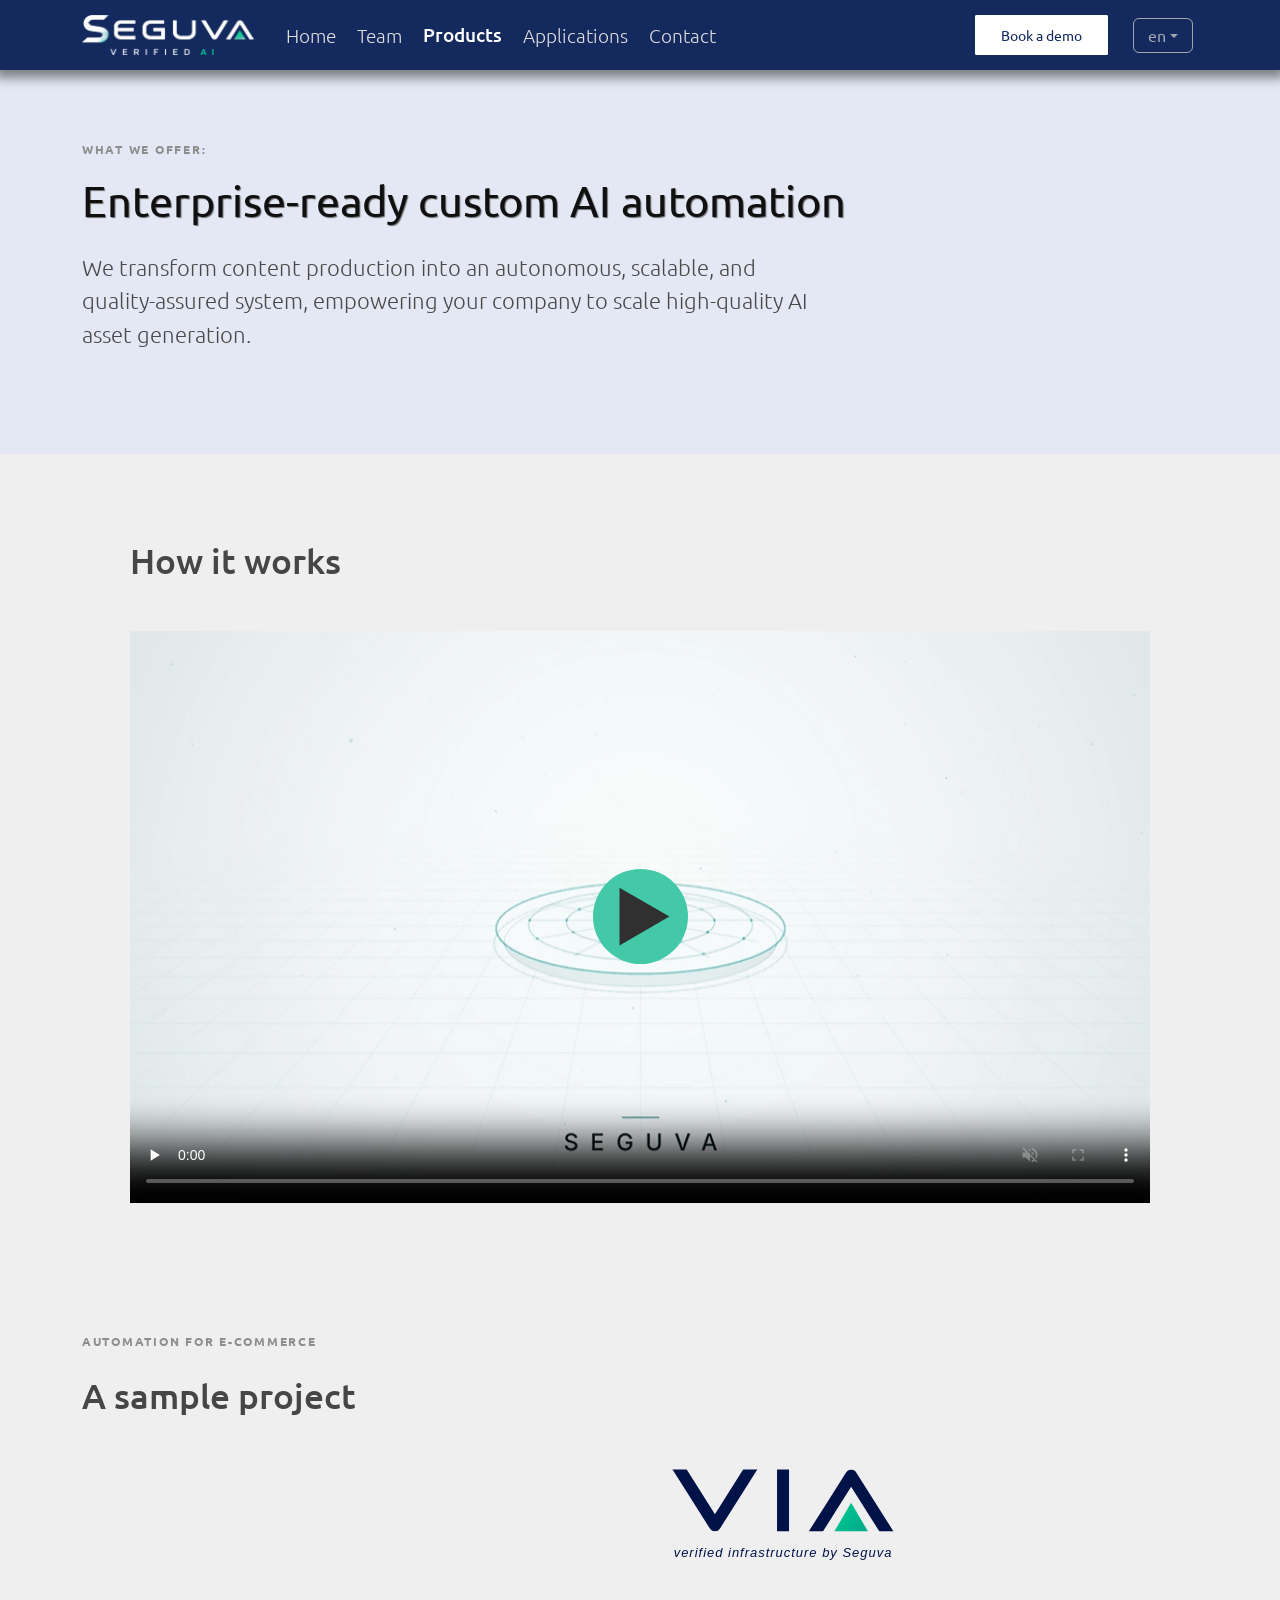
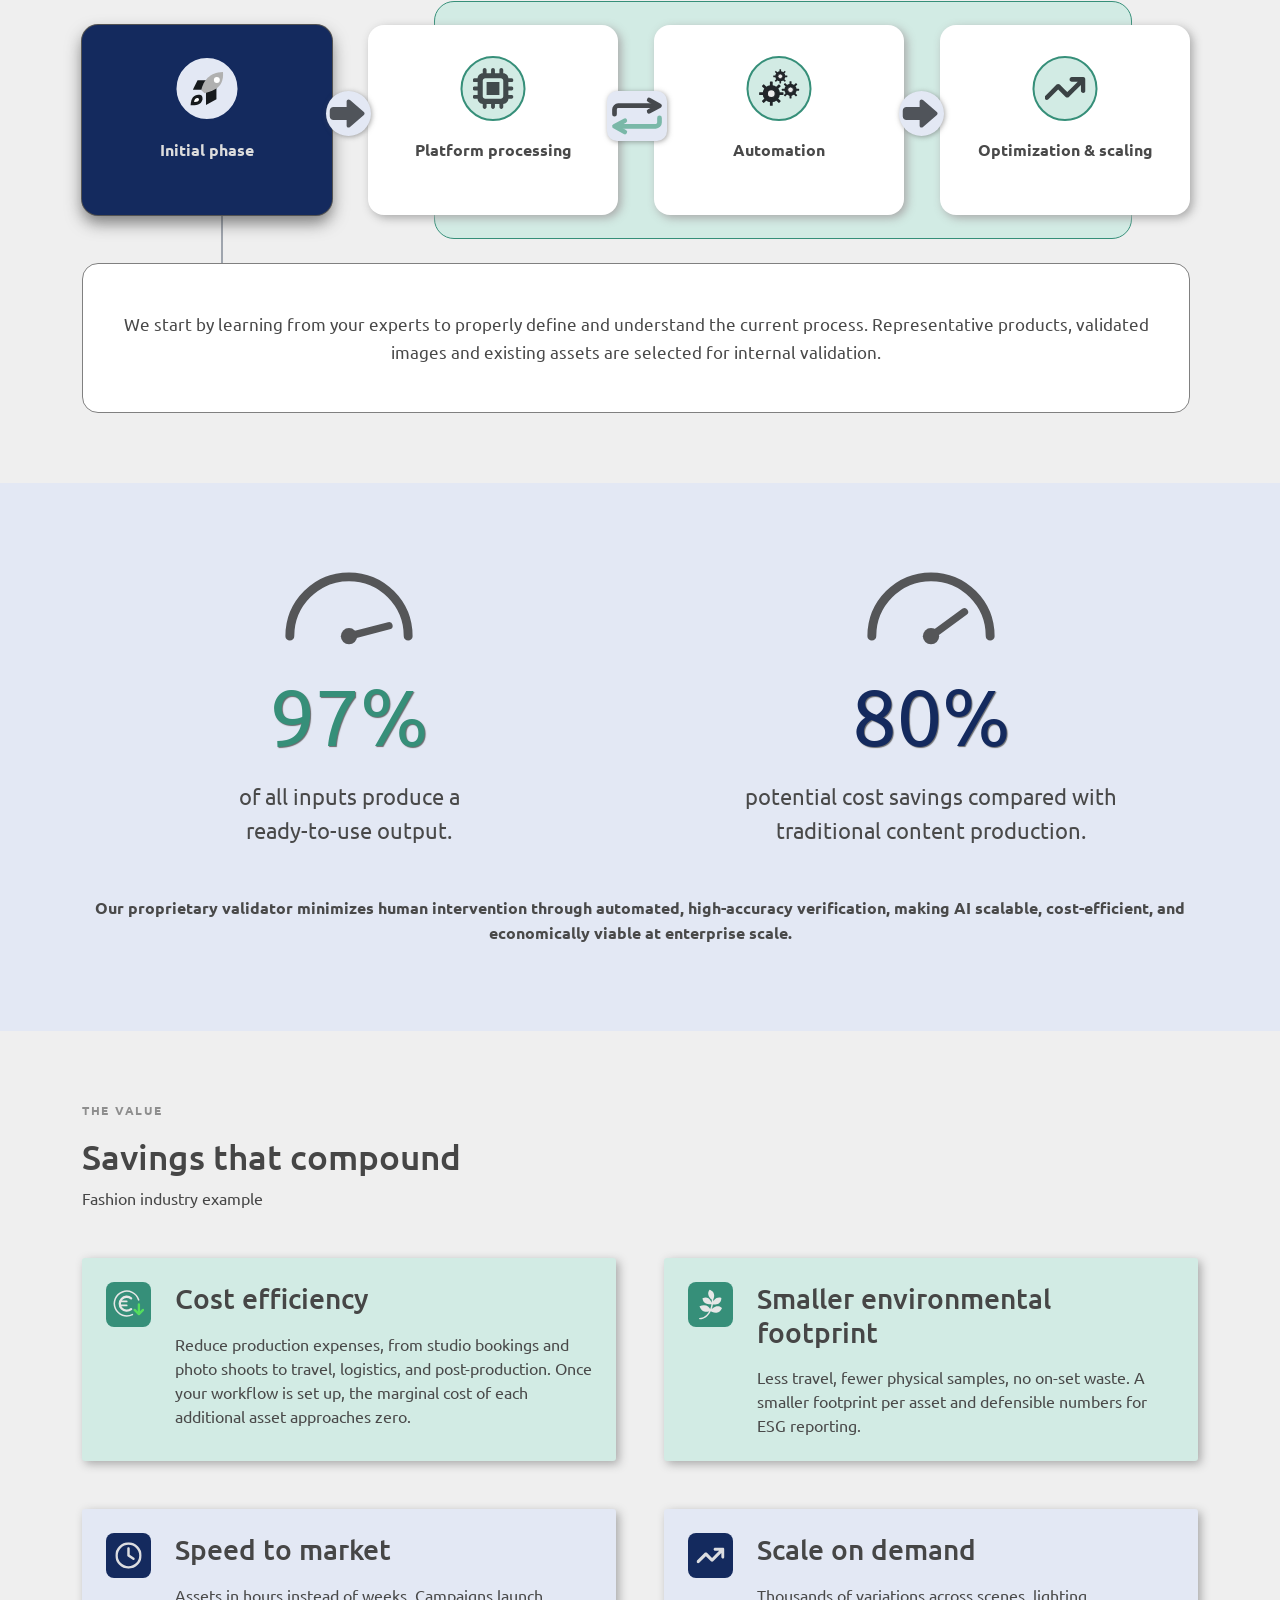
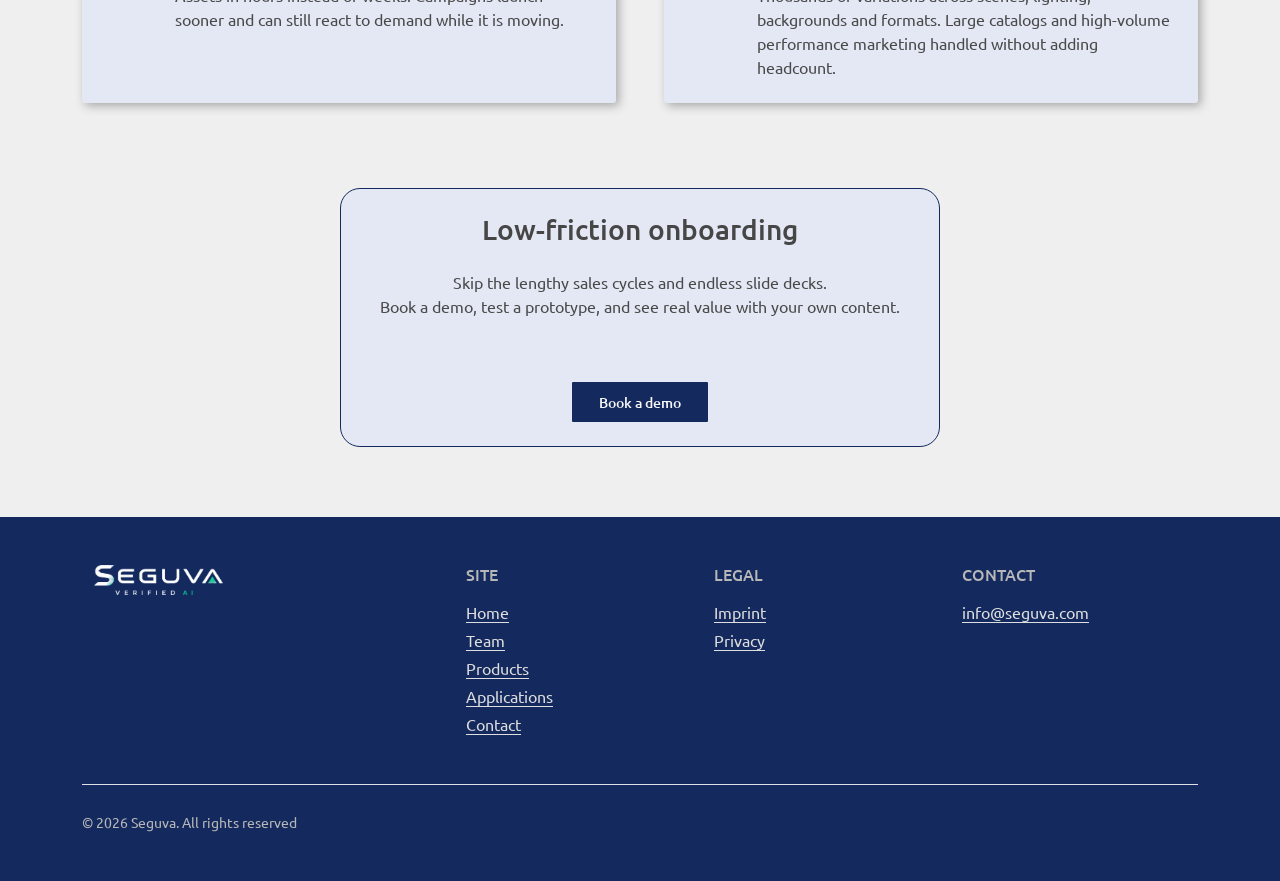
<file: product.html>
<!DOCTYPE html>
<html data-theme="dark" data-lang="en">

<head>
    <meta charset="UTF-8">
    <meta name="viewport" content="width=device-width, initial-scale=1.0">

    <title>SEGUVA Products | VIA</title>
    <meta name="description" content="Explore VIA by SEGUVA, an AI-powered platform for automated content processing, validation and scalable workflows.">
    <meta name="keywords" content="VIA, SEGUVA, AI content automation, AI validation, automated content processing, KI Content Automatisierung, KI Validierung, automatisierte Inhaltsverarbeitung">
    <link rel="canonical" href="https://seguva.com/product.html">

    <!-- Open Graph -->
    <meta property="og:type" content="website">
    <meta property="og:site_name" content="SEGUVA">
    <meta property="og:title" content="SEGUVA Products | VIA">
    <meta property="og:description" content="Explore our product, an AI-powered platform for automated content processing, validation and scalable workflows.">
    <meta property="og:url" content="https://seguva.com/product.html">
    <meta property="og:image" content="https://seguva.com/assets/img/og-preview.jpg">

    <!-- Twitter / X -->
    <meta name="twitter:card" content="summary_large_image">
    <meta name="twitter:title" content="SEGUVA Products | VIA">
    <meta name="twitter:description" content="Explore our product, an AI-powered platform for automated content processing, validation and scalable workflows.">
    <meta name="twitter:image" content="https://seguva.com/assets/img/og-preview.jpg">

    <!-- Favicon -->
    <link rel="icon" type="image/png" href="/assets/img/logos/logo_01.png" />
    <!-- Bootstrap -->
    <link rel="stylesheet" href="assets/vendor/bootstrap/bootstrap.min.css">
    <!-- Loading attribute values for theme -->
    <script src="assets/js/theme.js"></script>
    <!-- stylesheet -->
    <link rel="stylesheet" href="assets/css/main.css">

    <!-- GEO for AI -->
    <script type="application/ld+json">
        {
            "@context": "https://schema.org",
            "@type": "SoftwareApplication",
            "name": "VIA",
            "applicationCategory": "BusinessApplication",
            "description": "AI-powered platform for automated content processing and validation.",
            "url": "https://seguva.com/product.html"
        }
    </script>
</head>

<body id="product-body">
    <nav class="navbar navbar-expand-lg  fixed-top navbar-dark">
        <div class="container ">
            <div class="nav-inner-container d-flex ">
                <a class="navbar-brand d-flex align-items-center" href="index.html">
                    <img src="assets/img/logos/seguva-logo-gb-none.png" alt="Seguva Logo" height="40" class="me-2">
                </a>
                <button class="navbar-toggler ms-auto" type="button" data-bs-toggle="collapse"
                    data-bs-target="#navbarNav">
                    <span class="navbar-toggler-icon"></span>
                </button>
            </div>
            <div class="collapse navbar-collapse" id="navbarNav">
                <ul class="navbar-nav ">
                    <li class="nav-item"><a class="nav-link" href="index.html" data-lang="tNavHome">Home</a></li>
                    <li class="nav-item"><a class="nav-link" href="team.html" data-lang="tNavTeam">Team</a></li>
                    <li class="nav-item"><a class="nav-link" href="product.html" data-lang="tNavProduct"
                            style="color: #ffffff; font-weight:450;">Product</a>
                    </li>
                    <li class="nav-item dropdown">
                        <a data-lang="tNavApps" class="nav-link" href="#" id="applicationsDropdown"
                            role="button" data-bs-toggle="dropdown" aria-expanded="false">
                            Applications
                        </a>
                        <ul class="dropdown-menu" aria-labelledby="applicationsDropdown" id="navApplicationsMenu">
                            <li><a class="dropdown-item" href="applications.html"
                                    data-lang="tNavAppsMenu">Overview</a></li>
                        </ul>
                    </li>
                    <li class="nav-item"><a data-lang="tNavContact" class="nav-link" href="contact.html">Contact</a>
                    </li>
                </ul>
                <ul class="navbar-nav ms-auto align-items-center">
                    <li class="nav-item">
                        <a id="btContactDesktop" href="contact.html" class="btn btn-secondary"
                            data-lang="tNavBtnContact">Book a demo</a>
                    </li>
                    <li class="nav-item d-none">
                        <button class="toggle btn btn-outline-light" id="theme-toggle ">
                            <img src="assets/img/icons/fa-sun-solid-full-light.svg" alt="" width="23" height="23"></img>
                        </button>
                    </li>
                    <li class="nav-item dropdown">
                        <button class="btn btn-outline-light toggle dropdown-toggle" type="button"
                            data-bs-toggle="dropdown" aria-expanded="false" id="language-toggle">
                            en
                        </button>
                        <ul class="dropdown-menu dropdown-menu-end" aria-labelledby="language-toggle"
                            id="language-menu">
                        </ul>
                    </li>
                </ul>
            </div>
        </div>
    </nav>

    <main id="prod-main">
        <section class="hero bg2" aria-labelledby="hero-title">
            <div class="container" data-animate="fade-up">
                <p class="eyebrow" data-lang="tProdHeadingEyebrow">WHAT WE OFFER:</p>
                <h1 class="mb-4" data-lang="tProdHeadingTitle">Enterprise-ready custom AI automation</h1>
                <p class="lead" data-lang="tProdHeadingLead">
                    We decisively transform content production into an autonomous,
                    scalable, and quality-assured system, empowering your company to
                    effectively scale high-quality AI asset generation.
                </p>
            </div>
        </section>

        <section aria-labelledby="simulation" class="bg1 px-1 px-sm-4">
            <div class="container" data-animate="fade-up">
                <h2 class="mb-5 mt-3 px-3 px-md-5" data-lang="tProdDemoHeader">How it works</h2>
                <div class="video-wrapper px-3 px-md-5">
                    <video 
                        id="prodVideoDemo"
                        class="demo-video" 
                        preload="none" 
                        poster="assets/site_prod_assets/seguva-Produkte_light-poster.png"
                        aria-label="Demo of our AI platform"
                        playsinline
                        muted
                        controls
                        controlsList="nodownload">
                        <source src="assets/site_prod_assets/seguvaProdukte_light_top_titles 1.mp4" type="video/mp4">
                        Your browser does not support HTML5 video
                    </video>
                    <button id="prodVideoPlay" class="video-play p-3" type="button" aria-label="Video abspielen">
                        <img id="prodVideoImg" src="assets/img/icons/play.svg" alt="play button">
                    </button>
                </div>
            </div>
        </section>

        <!-- INFO GRAPHIC -->
        <section class="sample-project">
            <div class="container">

                <!-- HEADER -->
                <header class="sample-project-header text-center">
                    <p class="eyebrow mb-4" data-lang="tProdGraphicEyebrow">Automation for e-commerce</p>
                    <h2 class="mb-2" data-lang="tProdGraphicTitle">A sample Project</h2>
                </header>

                <!-- INTERACTIVE PROCESS -->
                <fieldset class="process-interactive">
                    <!-- product logo -->
                    <div class="sample-project-logo" aria-label="Product logo">
                        <img src="assets/img/logos/product-logo-via-transparent.svg" alt="VIA product logo">
                    </div>
                    <!-- green product area -->
                    <div class="product-zone-bg" aria-hidden="true"></div>
                    <legend class="visually-hidden" data-lang="tProdGraphicLegend">Sample project phases</legend>
                    <!-- PHASE 1 -->
                    <input class="phase-radio visually-hidden" type="radio" name="project-phase" id="phase-1" checked>
                    <label class="phase-card phase-card-1 me-2" for="phase-1">
                        <span class="icon-container content-icon" aria-hidden="true">
                            <img src="assets/img/icons/launch-dark.svg" alt="launch icon">
                        </span>
                        <span class="phase-card-content card">
                            <span class="phase-title" data-lang="tProdGraphicP1Title">Initial phase</span>
                        </span>
                    </label>
                    <div class="phase-description description-1 me-2" id="phase-description-1">
                        <div class="phase-description-inner">
                            <p class="mb-0 text-center" data-lang="tProdGraphicP1Descr">
                                We start by learning from your experts to properly define
                                and understand the current process. Representative products,
                                validated images and existing assets are selected for internal
                                validation.
                            </p>
                        </div>
                        <div class="mobile-arrow">
                            <img src="assets/img/icons/arrow-right-dark.svg" alt="arrow">
                        </div>
                    </div>
                    <!-- ARROW 1 > 2 -->
                    <div class="icon-container flow-icon flow-icon-1 d-none d-lg-flex" aria-hidden="true">
                        <img src="assets/img/icons/arrow-right-dark.svg" alt="arrow right icon">
                    </div>  

                    <!-- PHASE 2 -->
                    <input class="phase-radio visually-hidden" type="radio" name="project-phase" id="phase-2">
                    <label class="phase-card phase-card-2 me-2" for="phase-2">
                        <span class="icon-container content-icon" aria-hidden="true">
                            <img src="assets/img/icons/microchip.svg" alt="platform processing icon">
                        </span>
                        <span class="phase-card-content card">
                            <span class="phase-title" data-lang="tProdGraphicP2Title">Platform processing</span>
                        </span>
                    </label>
                    <div class="phase-description description-2 me-2" id="phase-description-2">
                        <div class="phase-description-inner">
                            <p class="mb-0 text-center" data-lang="tProdGraphicP2Descr">
                                Products, source images and relevant data are processed by
                                the platform. The workflow is configured and prepared for
                                consistent AI-supported output generation.
                            </p>
                            <div class="mobile-arrow">
                                <img src="assets/img/icons/arrow-right-dark.svg" alt="arrow">
                            </div>
                        </div>
                    </div>
                    <!-- ITERATION 2 > 3 -->
                    <div class=" icon-container flow-icon flow-icon-2 d-none d-lg-flex" aria-hidden="true">
                        <img src="assets/img/icons/arrows-loop-dark.svg" alt="loop icon">
                    </div>
                    <!-- PHASE 3 -->
                    <input class="phase-radio visually-hidden" type="radio" name="project-phase" id="phase-3">
                    <label class="phase-card phase-card-3 me-2" for="phase-3">
                        <span class="icon-container content-icon" aria-hidden="true">
                            <img src="assets/img/icons/gears-dark.svg" alt="platform processing icon">
                        </span>
                        <span class="phase-card-content card">
                            <span class="phase-title" data-lang="tProdGraphicP3Title">Automation</span>
                        </span>
                    </label>
                    <div class="phase-description description-3 me-2" id="phase-description-3">
                        <div class="phase-description-inner">
                            <p class="mb-0 text-center" data-lang="tProdGraphicP3Descr">
                                Once the workflow reaches the required quality level,
                                generation and processing are automated. Platform processing
                                and automation can iterate until the desired output is reached.
                            </p>
                            <div class="mobile-arrow">
                                <img src="assets/img/icons/arrow-right-dark.svg" alt="arrow">
                            </div>
                        </div>
                    </div>
                    <!-- ARROW 3 → 4 -->
                    <div class=" icon-container flow-icon flow-icon-3 d-none d-lg-flex" aria-hidden="true">
                        <img src="assets/img/icons/arrow-right-dark.svg" alt="arrow right icon">
                    </div>
                    <!-- PHASE 4 -->
                    <input class="phase-radio visually-hidden" type="radio" name="project-phase" id="phase-4">
                    <label class="phase-card phase-card-4 me-2" for="phase-4">
                        <span class="icon-container content-icon" aria-hidden="true">
                            <img src="assets/img/icons/grow-dark.svg" alt="scaling icon">
                        </span>
                        <span class="phase-card-content card">
                            <span class="phase-title" data-lang="tProdGraphicP4Title">Optimization &amp; Scaling</span>
                        </span>
                    </label>
                    <div class="phase-description description-4 me-2" id="phase-description-4">
                        <div class="phase-description-inner">
                            <p class="mb-0 text-center" data-lang="tProdGraphicP4Descr">
                                The automated process is monitored, optimized and scaled.
                                Additional products, markets and output volumes can be added
                                while the workflow continues to improve.
                            </p>
                        </div>
                    </div>
                    <!-- for desktop -->
                    <div class="description-pointer" aria-hidden="true"></div>
                </fieldset>
            </div>
        </section>

        <section id="prod-key-selling" aria-labelledby="key-benefit" class="bg2">
            <div class="container two-column text-center" data-animate="fade-up">
                <div id="k1" class="d-block text-center">
                    <div class="icon-container mx-auto mb-2">
                        <img src="assets/img/icons/percent-97-dark.svg" alt="icon for 97% guarantee">
                    </div>
                    <div>
                        <h1 class="mb-3" data-lang="tProdKeySelling1Fig">97%</h1>
                        <span class="lead text-center">
                            <b data-lang="tProdKeySelling1Descr">of all input passed is guaranteed 
                            to get a ready-to-use output</b>
                        </span>
                    </div>
                </div>
                <div id="k2" class="d-block text-center">
                    <div class="icon-container mx-auto mb-2">
                        <img src="assets/img/icons/percent-80-dark.svg" alt="icon for 80% cost savings">
                    </div>
                    <div>
                        <h1 class="mb-3" data-lang="tProdKeySelling2Fig">80%</h1>
                        <span class="lead text-center">
                            <b data-lang="tProdKeySelling2Descr">cost savings potential against 
                            traditional content production</b>
                        </span>
                    </div>
                </div>
            </div>
            <div class="container text-center mt-5" data-animate="fade-up">
                <p>
                    <b data-lang="tProdKeySellingInfo">Our validator replaces the human-in-the-loop. 
                    That is what makes the economics work</b>
                </p>
            </div>
        </section>

        <section id="prod-savings" class="bg1" aria-labelledby="savings">
            <div class="container mb-5" data-animate="fade-up">
                <p class="eyebrow" data-lang="tProdRunEyebrow">THE VALUE</p>
                <h2 id="how-to-run" data-lang="tProdRunTitle">Savings that compound</h2>
                <p class="t-muted" data-lang="tProdRunSubTitle">Fashion industry example</p>
            </div>
            <div class="container two-column deployment-grid">
                <article class="card card-accent p-4" data-animate="fade-up">
                    <div class="d-flex align-items-start gap-4">
                        <div class="icon-container flex-shrink-0">
                            <img src="assets/img/icons/cost-savings-light.svg" alt="cost savings icon" aria-hidden="true">
                        </div>
                        <div>
                            <h3 class="mb-3" data-lang="tProdRun1Title">Cost efficiency</h3>
                            <p class="mb-0 fs-md-5-custom" data-lang="tProdRun1Descr">
                                Eliminates most production spend: studios, shoots, travel, logistics, 
                                post-production. Once you are set up the marginal cost per asset is 
                                close to zero, so testing a new variation costs almost nothing.
                            </p>
                        </div>
                    </div>
                </article>
                <article class="card card-accent p-4" data-animate="fade-up">
                    <div class="d-flex align-items-start gap-4">
                        <div class="icon-container flex-shrink-0">
                            <img src="assets/img/icons/sustainable1-light.svg" alt="sustainable icon" aria-hidden="true">
                        </div>
                        <div>
                            <h3 class="mb-3" data-lang="tProdRun2Title">Lower footprint</h3>
                            <p class="mb-0 fs-md-5-custom" data-lang="tProdRun2Descr">
                                Less travel, fewer physical samples, no on-set waste. 
                                A smaller footprint per asset, and defensible numbers for ESG reporting.
                            </p>
                        </div>
                    </div>
                </article>
                <article class="card card-main p-4" data-animate="fade-up">
                    <div class="d-flex align-items-start gap-4">
                        <div class="icon-container flex-shrink-0">
                            <img src="assets/img/icons/clock-light.svg" alt="clock icon" aria-hidden="true">
                        </div>
                        <div>
                            <h3 class="mb-3" data-lang="tProdRun3Title">Speed to market</h3>
                            <p class="mb-0 fs-md-5-custom" data-lang="tProdRun3Descr">
                                Assets in hours instead of weeks. Campaigns launch sooner 
                                and can still react to demand while it is moving.
                            </p>
                        </div>
                    </div>
                </article>
                <article class="card card-main p-4" data-animate="fade-up">
                    <div class="d-flex align-items-start gap-4">
                        <div class="icon-container flex-shrink-0">
                            <img src="assets/img/icons/grow-light.svg" alt="grow icon" aria-hidden="true">
                        </div>
                        <div>
                            <h3 class="mb-3" data-lang="tProdRun4Title">Scale on demand</h3>
                            <p class="mb-0 fs-md-5-custom" data-lang="tProdRun4Descr">
                                Thousands of variations across scenes, lighting, backgrounds and 
                                formats. Large catalogues and high-volume performance 
                                marketing handled without adding headcount.
                            </p>
                        </div>
                    </div>
                </article>
            </div>
        </section>

        <section id="prod-cta-section" aria-labelledby="cta" class="bg1">
            <div class="container " data-animate="fade-up">
                <div class="prod-cta text-center p-4">
                    <h3 class="mb-4" data-lang="tProdCTATitle">Low-friction onboarding</h3>
                    <p data-lang="tProdCTAText" >
                        Skip the lengthy sales cycles and endless slide decks. Book 
                        a demo, test a prototype, and see real value with your own content.
                    </p>
                    <a id="prodCTAButton" href="contact.html" class="btn btn-primary mt-5" data-lang="tProdCTABtn">
                        Book a demo
                    </a>
                </div>
            </div>
        </section>
    </main>

    <footer class="py-5">
        <div class="container">
            <div class="row gy-4 mx-3 mx-lg-0">
                <div class="col-12 col-md-3 col-lg-4">
                    <div>
                        <a class="" href="index.html">
                            <img src="assets/img/logos/seguva-logo-gb-none.png" alt="Seguva footer Logo" height="30" class="me-2">
                        </a>  
                    </div>
                    <button class="btn btn-outline-light toggle mt-4 d-none" type="button" id="theme-toggle">
                        <img class="w-100 h-100" src="assets/img/icons/fa-sun-solid-full-light2.svg" alt="sun icon"> 
                    </button>
                </div>
                <div class="col-6 col-md col-lg" aria-label="Site navigation">
                    <h3 class="h6 text-uppercase" data-lang="tFooterCol1Title">Site</h3>
                    <ul class="list-unstyled mb-0">
                        <li class="mb-1"><a href="index.html" data-lang="tNavHome">Home</a></li>
                        <li class="mb-1"><a href="team.html" data-lang="tNavTeam">Team</a></li>
                        <li class="mb-1"><a href="product.html" data-lang="tNavProduct">Product</a></li>
                        <li class="mb-1"><a href="applications.html" data-lang="tNavApps">Applications</a></li>
                        <li><a href="contact.html" data-lang="tNavContact">Contact</a></li>
                    </ul>
                </div>
                <div class="col-6 col-md col-lg" aria-label="Legal navigation">
                    <h3 class="h6 text-uppercase" data-lang="tFooterCol2Title">Legal</h3>
                    <ul class="list-unstyled mb-0">
                        <li class="mb-1"><a href="imprint.html" data-lang="tFooterImprint">Imprint</a></li>
                        <li class="mb-1"><a href="privacy.html" data-lang="tFooterPrivacy">Privacy</a></li>
                        <li><a href="agbs.html" data-lang="tFooterAGB">Terms & Conditions</a></li>
                    </ul>
                </div>
                <div class="col-12 col-md col-lg">
                    <h3 class="h6 text-uppercase" data-lang="tFooterCol3Title">Contact</h3>
                    <a href="mailto:info@seguva.com" data-lang="tFooterCol3Email">info@seguva.com</a>
                </div>
            </div>
            <div class="border-top mt-5 pt-4 mx-3 mx-lg-0 text-center text-md-start">
                <small data-lang="tFooterCopyright">© 2026 Seguva. All rights reserved.</small>
            </div>
        </div>
    </footer>

    <script src="assets/vendor/bootstrap/bootstrap.bundle.min.js"></script>
    <script src="assets/js/lang.js" defer></script>
    <script src="assets/js/site_product.js"></script>
</body>

</html>
</file>
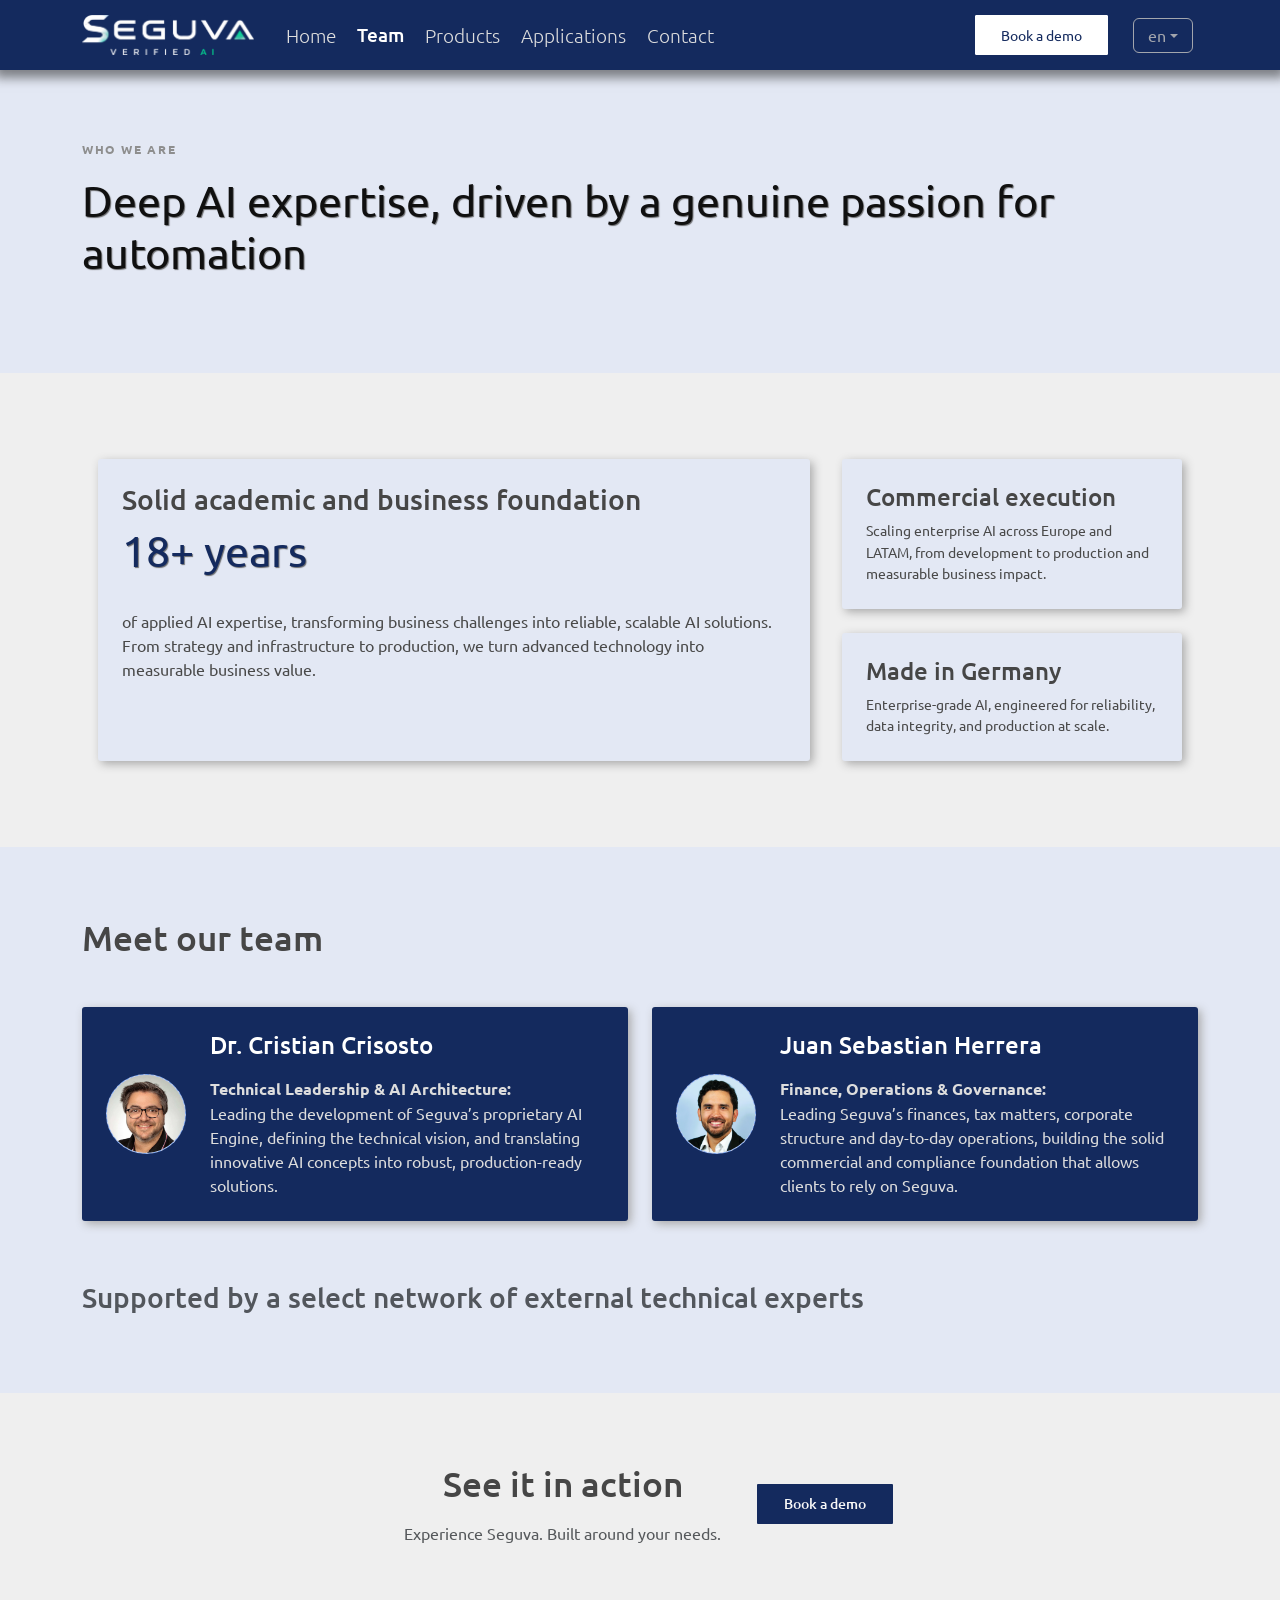
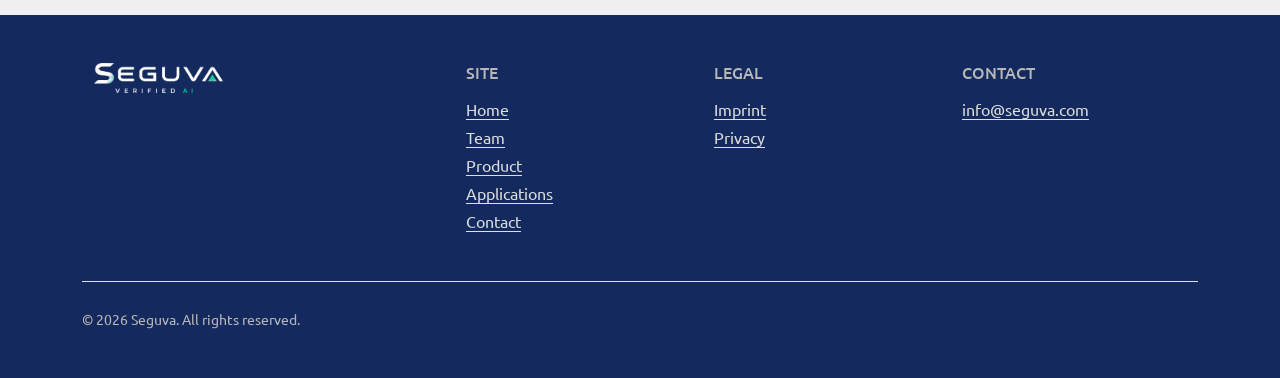
<file: team.html>
<!DOCTYPE html>
<html data-theme="dark" data-lang="en">

<head>
    <meta charset="UTF-8">
    <meta name="viewport" content="width=device-width, initial-scale=1.0">

    <title>SEGUVA | Our Team</title>
    <meta name="description" content="Get to know the team behind SEGUVA and learn about the people working on our enterprise AI solutions and VIA platform.">
    <meta name="keywords" content="SEGUVA team, AI development team, enterprise AI company, SEGUVA Team, KI Entwicklungsteam, KI Unternehmen">
    <link rel="canonical" href="https://seguva.com/team.html">

    <!-- Open Graph -->
    <meta property="og:type" content="website">
    <meta property="og:site_name" content="SEGUVA">
    <meta property="og:title" content="SEGUVA | Our Team">
    <meta property="og:description" content="Get to know the team behind SEGUVA and learn about the people working on our enterprise AI solutions and the VIA platform.">
    <meta property="og:url" content="https://seguva.com/team.html">
    <meta property="og:image" content="https://seguva.com/assets/img/og-preview.jpg">

    <!-- Twitter /X -->
    <meta name="twitter:card" content="summary_large_image">
    <meta name="twitter:title" content="SEGUVA | Our Team">
    <meta name="twitter:description" content="Get to know the team behind SEGUVA and learn about the people working on our enterprise AI solutions and the VIA platform.">
    <meta name="twitter:image" content="https://seguva.com/assets/img/og-preview.jpg">

    <!-- Favicon -->
    <link rel="icon" type="image/png" href="/assets/img/logos/logo_01.png" />
    <!-- Bootstrap -->
    <link rel="stylesheet" href="assets/vendor/bootstrap/bootstrap.min.css">
    <!-- Loading attribute values for theme -->
    <script src="assets/js/theme.js"></script>
    <!-- stylesheet -->
    <link rel="stylesheet" href="assets/css/main.css">
</head>

<body>
    <nav class="navbar navbar-expand-lg  fixed-top navbar-dark">
        <div class="container ">
            <div class="nav-inner-container d-flex ">
                <a class="navbar-brand d-flex align-items-center" href="index.html">
                    <img src="assets/img/logos/seguva-logo-gb-none.png" alt="Seguva Logo" height="40" class="me-2">
                </a>
                <button class="navbar-toggler ms-auto" type="button" data-bs-toggle="collapse"
                    data-bs-target="#navbarNav">
                    <span class="navbar-toggler-icon"></span>
                </button>
            </div>
            <div class="collapse navbar-collapse" id="navbarNav">
                <ul class="navbar-nav ">
                    <li class="nav-item"><a class="nav-link" href="index.html" data-lang="tNavHome">Home</a></li>
                    <li class="nav-item"><a data-lang="tNavTeam" class="nav-link" href="team.html"
                            style="color: #ffffff; font-weight:450;">Team</a></li>
                    <li class="nav-item"><a data-lang="tNavProduct" class="nav-link" href="product.html">Product</a></li>
                    <li class="nav-item dropdown">
                        <a
                            data-lang="tNavApps"
                            class="nav-link"
                            href="#"
                            id="applicationsDropdown"
                            role="button"
                            data-bs-toggle="dropdown"
                            aria-expanded="false">
                            Applications
                        </a>
                        <ul class="dropdown-menu " aria-labelledby="applicationsDropdown" id="navApplicationsMenu">
                            <li><a class="dropdown-item" href="applications.html" data-lang="tApplicationsName">Overview</a></li>
                        </ul>
                    </li>
                    <li class="nav-item"><a data-lang="tNavContact" class="nav-link" href="contact.html">Contact</a>
                    </li>
                </ul>
                <ul class="navbar-nav ms-auto align-items-center">
                    <li class="nav-item">
                        <a id="btContactDesktop" href="contact.html" class="btn btn-secondary"
                            data-lang="tNavBtnContact">Book a demo</a>
                    </li>
                    <li class="nav-item d-none">
                        <button class="toggle btn btn-outline-light" id="theme-toggle ">
                            <img src="assets/img/icons/fa-sun-solid-full-light.svg" alt="" width="23" height="23"></img>
                        </button>
                    </li>
                    <li class="nav-item dropdown">
                        <button class="btn btn-outline-light toggle dropdown-toggle" type="button"
                            data-bs-toggle="dropdown" aria-expanded="false" id="language-toggle">
                            en
                        </button>
                        <ul class="dropdown-menu dropdown-menu-end" aria-labelledby="language-toggle"
                            id="language-menu">
                        </ul>
                    </li>
                </ul>
            </div>
        </div>
    </nav>

    <main id="main">
        <section class="hero bg2" aria-labelledby="hero-title">
            <div class="container" data-animate="fade-up">
                <p class="eyebrow" data-lang="tTeamHeadingEyebrow">Who we are</p>
                <h1 class="mb-4" data-lang="tTeamHeadingTitle">
                    Deep AI expertise, driven by a
                    genuine passion for automation
                </h1>
            </div>
        </section>

        <section aria-labelledby="our-qualification">
            <div class="container" data-animate="fade-up">
                <div class="row mx-0 mx-lg-0">
                    <div class="col-12 col-md-6 col-lg-8 p-3 ">
                        <article class="card card-dark-link h-100">
                            <div class="p-3 p-md-4">
                                <h3 data-lang="tTeamQualiMainTitle">Solid academic foundation</h3>
                                <h1 data-lang="tTeamQualiMainSubT" class="text-color-accent">18+ years</h1>
                                <p style="font-size: 16px;" data-lang="tTeamQualiMainText">
                                    of applied neural-network and AI work, backed by peer-reviewed
                                    research in top-tier German academia. Well before the 2022 hype
                                    cycle, rather than because of it
                                </p>
                                <div class="d-flex mt-3">
                                    <!-- <span class="align-self-center" data-lang="tTeamQualiMainLink">
                                        View publications and academic record
                                    </span>
                                    <div class="icon-container-mini ms-3">
                                        <img id="teamImgArrowUp" src="assets/img/icons/arrow-up-right-dark.svg"
                                            alt="external link icon">
                                    </div> -->
                                </div>
                            </div>
                        </article>
                    </div>
                    <div class="col-12 col-md-6 col-lg-4 d-flex flex-column p-3 gap-4">
                        <article class="card card-dark-link p-3 p-md-4 flex-fill">
                            <h4 data-lang="tTeamQualiOther1Title">Commercial execution</h4>
                            <span data-lang="tTeamQualiOther1Text">
                                Operational and scaling experience across
                                European and LATAM enterprise markets,
                                built alongside the technical side rather
                                than bolted on afterwards.
                            </span>
                        </article>
                        <article class="card card-dark-link p-3 p-md-4 flex-fill">
                            <h4 data-lang="tTeamQualiOther2Title">Made in Germany</h4>
                            <span data-lang="tTeamQualiOther2Text">
                                Advanced AI held to the reliability and data
                                discipline that global enterprises treat as a
                                baseline, not a bonus.
                            </span>
                        </article>
                    </div>
                </div>
            </div>
        </section>

        <section class="bg2" aria-labelledby="meet-the-team">
            <div class="container" data-animate="fade-up">
                <header class="mb-5">
                    <h2 data-lang="tTeamMeetTitle">Meet our team</h2>
                </header>
                <div class="mb-6-custom">
                    <div class="row g-5 g-md-4">
                        <div class="col-12 col-md-6">
                            <article class="team-card core-team-card h-100 pb-0 px-3 p-md-4">
                                <div class="team-icon" aria-hidden="true">
                                    <img src="assets/img/team/profile-1-crisosto.png" alt="">
                                </div>
                                <div>
                                    <h4 class="text-white" data-lang="tTeamMeetCore1Name">Cristian</h4>
                                    <p class="mb-0 mt-3" data-lang="tTeamMeetCore1Descr">
                                        Technical leadership — neural-network know-how for the
                                        validation engine, and concept development
                                    </p>
                                </div>
                            </article>
                        </div>
                        <div class="col-12 col-md-6">
                            <article class="team-card core-team-card h-100 pb-0 px-3 p-md-4">
                                <div class="team-icon" aria-hidden="true">
                                    <img src="assets/img/team/profile-2-herrera.png" alt="">
                                </div>
                                <div>
                                    <h4 class="text-white" data-lang="tTeamMeetCore2Name">Juan</h4>
                                    <p class="mb-0 mt-3" data-lang="tTeamMeetCore2Descr">
                                        Commercial leadership — enterprise operations
                                    </p>
                                </div>
                            </article>
                        </div>
                    </div>                    
                </div>
                <div class="mt-5 mb-0 pt-3 p-md-0 pb-0">
                    <h3 class="text-muted" data-lang="tTeamMeetCoreInfo">
                        Supported by a network of external experts and consultants
                    </h3>
                </div>

                <!-- the next div is invisible -->
                <!-- to show it, remove class "d-none" -->
                <div class="mb-6-custom d-none">
                    <h3 class="mb-4" data-lang="tTeamMeetExpertsTitle">Our technical experts</h3>
                    <div class="row g-4">
                        <div class="col-12 col-md-6">
                            <article class="team-card expert-team-card h-100">
                                <div class="team-icon" aria-hidden="true">
                                    <img src="assets/img/icons/profile-dark.svg" alt="">
                                </div>
                                <div>
                                    <h4 data-lang="tTeamMeetExperts1Name">Timo</h4>
                                    <p class="mb-0" data-lang="tTeamMeetExperts1Descr">
                                        AI and cloud architecture — platform development and maintenance
                                    </p>
                                </div>
                            </article>
                        </div>
                        <div class="col-12 col-md-6">
                            <article class="team-card expert-team-card h-100">
                                <div class="team-icon" aria-hidden="true">
                                    <img src="assets/img/icons/profile-dark.svg" alt="">
                                </div>
                                <div>
                                    <h4 data-lang="tTeamMeetExperts2Name">Pablo</h4>
                                    <p class="mb-0" data-lang="tTeamMeetExperts2Descr">
                                        [Role] — one line on what this person is responsible for
                                    </p>
                                </div>
                            </article>
                        </div>

                            <!-- TEMPLATE IF YOU WANT TO ADD ANOTHER MEMBER -->
                            <!-- duplicate it and remove the "d-none", then fill it with info-->
                        <div class="col-12 col-md-6 d-none">
                            <article class="team-card expert-team-card h-100">
                                <div class=icon-container aria-hidden="true">
                                    <img src="assets/img/icons/profile-dark.svg" alt="">
                                </div>
                                <div>
                                    <h4>[Name]</h4>
                                    <p class="mb-0">
                                        [Role] — one line on what this person is responsible for
                                    </p>
                                </div>
                            </article>
                        </div>

                    </div>
                </div> 
            </div>
        </section>

        <section>
            <div class="container row align-items-center">
                <header class="col-md-8 col-lg-7 text-center text-md-end">
                    <div class="text-center d-inline-block ">
                        <h2 data-lang="tTeamCTATitle">See it in action</h2>
                        <p class="mt-3 mb-0 text-muted" data-lang="tTeamCTASubTitle">
                            Explore our platform's capabilities with a personalized walkthrough:
                        </p>
                    </div>
                </header>
                <div class="col-md-4 col-lg-5 text-center text-md-start mt-4 mt-md-0 ps-4">
                    <a id="teamCTAButton" href="contact.html" class="btn btn-primary " data-lang="tTeamCTABtnContact">
                        Book a demo
                    </a>
                </div>
            </div>
        </section>
    </main>

    <footer class="py-5">
        <div class="container">
            <div class="row gy-4 mx-3 mx-lg-0">
                <div class="col-12 col-md-3 col-lg-4">
                    <div>
                        <a class="" href="index.html">
                            <img src="assets/img/logos/seguva-logo-gb-none.png" alt="Seguva footer Logo" height="30" class="me-2">
                        </a>  
                    </div>
                    <button class="btn btn-outline-light toggle mt-4 d-none" type="button" id="theme-toggle">
                        <img class="w-100 h-100" src="assets/img/icons/fa-sun-solid-full-light2.svg" alt="sun icon"> 
                    </button>
                </div>
                <div class="col-6 col-md col-lg" aria-label="Site navigation">
                    <h3 class="h6 text-uppercase" data-lang="tFooterCol1Title">Site</h3>
                    <ul class="list-unstyled mb-0">
                        <li class="mb-1"><a href="index.html" data-lang="tNavHome">Home</a></li>
                        <li class="mb-1"><a href="team.html" data-lang="tNavTeam">Team</a></li>
                        <li class="mb-1"><a href="product.html" data-lang="tNavProducts">Product</a></li>
                        <li class="mb-1"><a href="applications.html" data-lang="tNavApps">Applications</a></li>
                        <li><a href="contact.html" data-lang="tNavContact">Contact</a></li>
                    </ul>
                </div>
                <div class="col-6 col-md col-lg" aria-label="Legal navigation">
                    <h3 class="h6 text-uppercase" data-lang="tFooterCol2Title">Legal</h3>
                    <ul class="list-unstyled mb-0">
                        <li class="mb-1"><a href="imprint.html" data-lang="tFooterImprint">Imprint</a></li>
                        <li class="mb-1"><a href="privacy.html" data-lang="tFooterPrivacy">Privacy</a></li>
                        <li><a href="agbs.html" data-lang="tFooterAGB">Terms & Conditions</a></li>
                    </ul>
                </div>
                <div class="col-12 col-md col-lg">
                    <h3 class="h6 text-uppercase" data-lang="tFooterCol3Title">Contact</h3>
                    <a href="mailto:info@seguva.com">info@seguva.com</a>
                </div>
            </div>
            <div class="border-top mt-5 pt-4 mx-3 mx-lg-0 text-center text-md-start">
                <small>© 2026 Seguva. All rights reserved.</small>
            </div>
        </div>
    </footer>

    <script src="assets/vendor/bootstrap/bootstrap.bundle.min.js"></script>
    <script src="assets/js/lang.js" defer></script>
</body>

</html>
</file>
<file: assets/css/main.css>
/* 
INFO: 
Bootstrap is used here -> in order to overwrite, use: 
    html[data-theme] <selector>          for elements in all themes, 
    html[data-theme="dark"] <selector>   for elements only in dark mode,
    html[data-theme=light"] <selector>   for elements only in light mode
*/

@import url("fonts.css");
@import url("themes.css");
@import url("layout.css");
@import url("animation.css");
@import url("site_index.css");
@import url("site_index_animation.css");
@import url("site_team.css");
@import url("site_product.css");
@import url("site_applications.css");
@import url("site_contact.css");
@import url("site_imprint.css");
@import url("site_404.css");


/* 00 Generic text hider to prevent text flash at website load */
html:not(.lang-ready) [data-lang] {
    visibility: hidden;
}

/* 01 Generic STYLES that apply for all html pages --------------------------- */
html[data-theme] * {
    color: var(--text);
    box-sizing: border-box;
    font-family: "Ubuntu", sans-serif;
}

html[data-theme] .eyebrow {
    margin-bottom: 1rem;
    color: var(--dis-text);
    font-size: .78rem;
    font-weight: 700;
    letter-spacing: .14em;
    text-transform: uppercase;
}

html[data-theme] .lead {
    max-width: 46rem;
    margin-bottom: 2rem;
    font-size: clamp(0.98rem, 2.5vw, 1.4rem);
}



html[data-theme] .nav-inner-container {
    width: 100%;
}

html[data-theme] .navbar-toggler {
    height:         55px;
    width:          55px;
    border-radius:  50px;
    margin-top:     5px;
    margin-bottom:  5px;

}

html[data-theme] ul li:last-child {
    margin-bottom: 20px;
}



/* MEDIA QUERIES ------------------------------------------------------------ */
@media (min-width: 992px) {
    html[data-theme] #btnContactMobile {
        margin: 0;
        display: none;
    }

    html[data-theme] .nav-inner-container {
        width: unset;
    }

    html[data-theme] #btContactDesktop {
        
        margin: auto 20px auto;
    }

    html[data-theme] .navbar-toggler {
        margin-top:     unset;
        margin-bottom:  unset;
    }

    html[data-theme] ul li:last-child {
        margin-bottom: unset;
    }

    .navbar .dropdown:hover > #navApplicationsMenu {
        display: block;
    }

}
</file>
